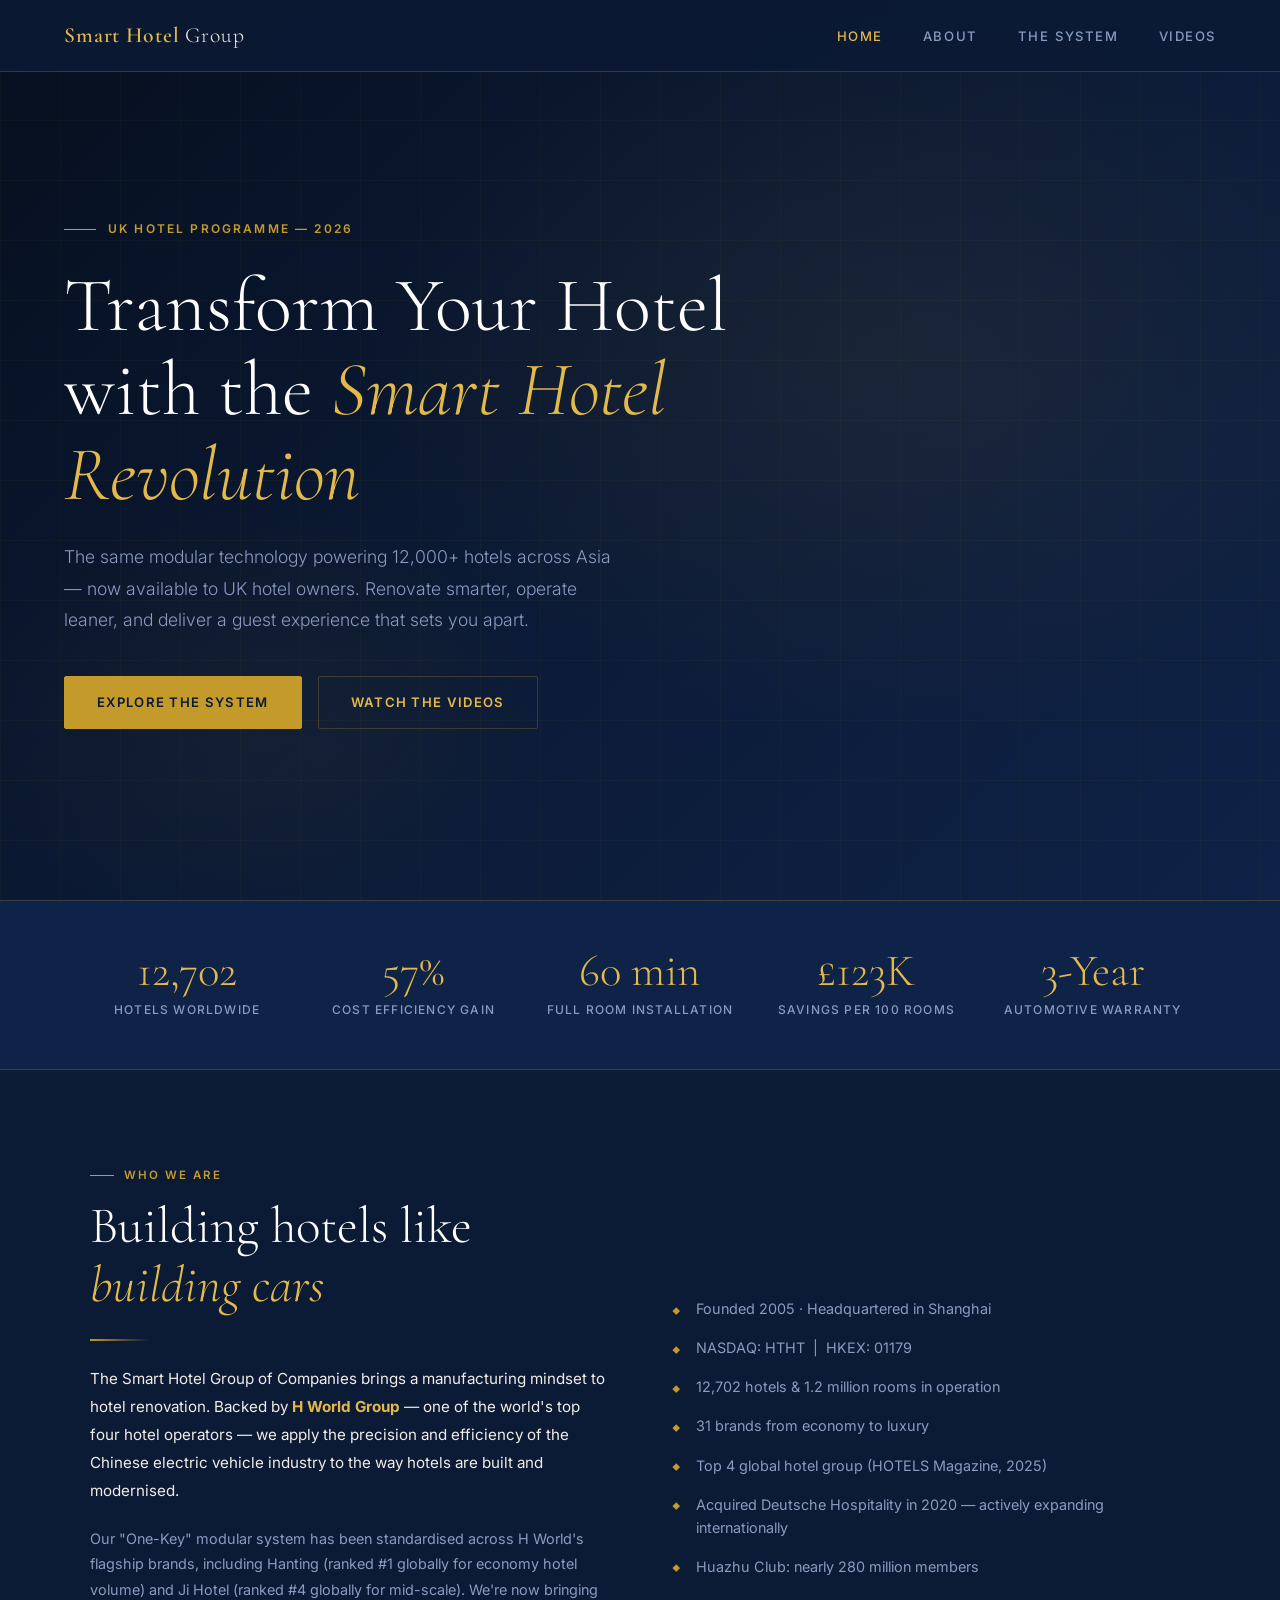
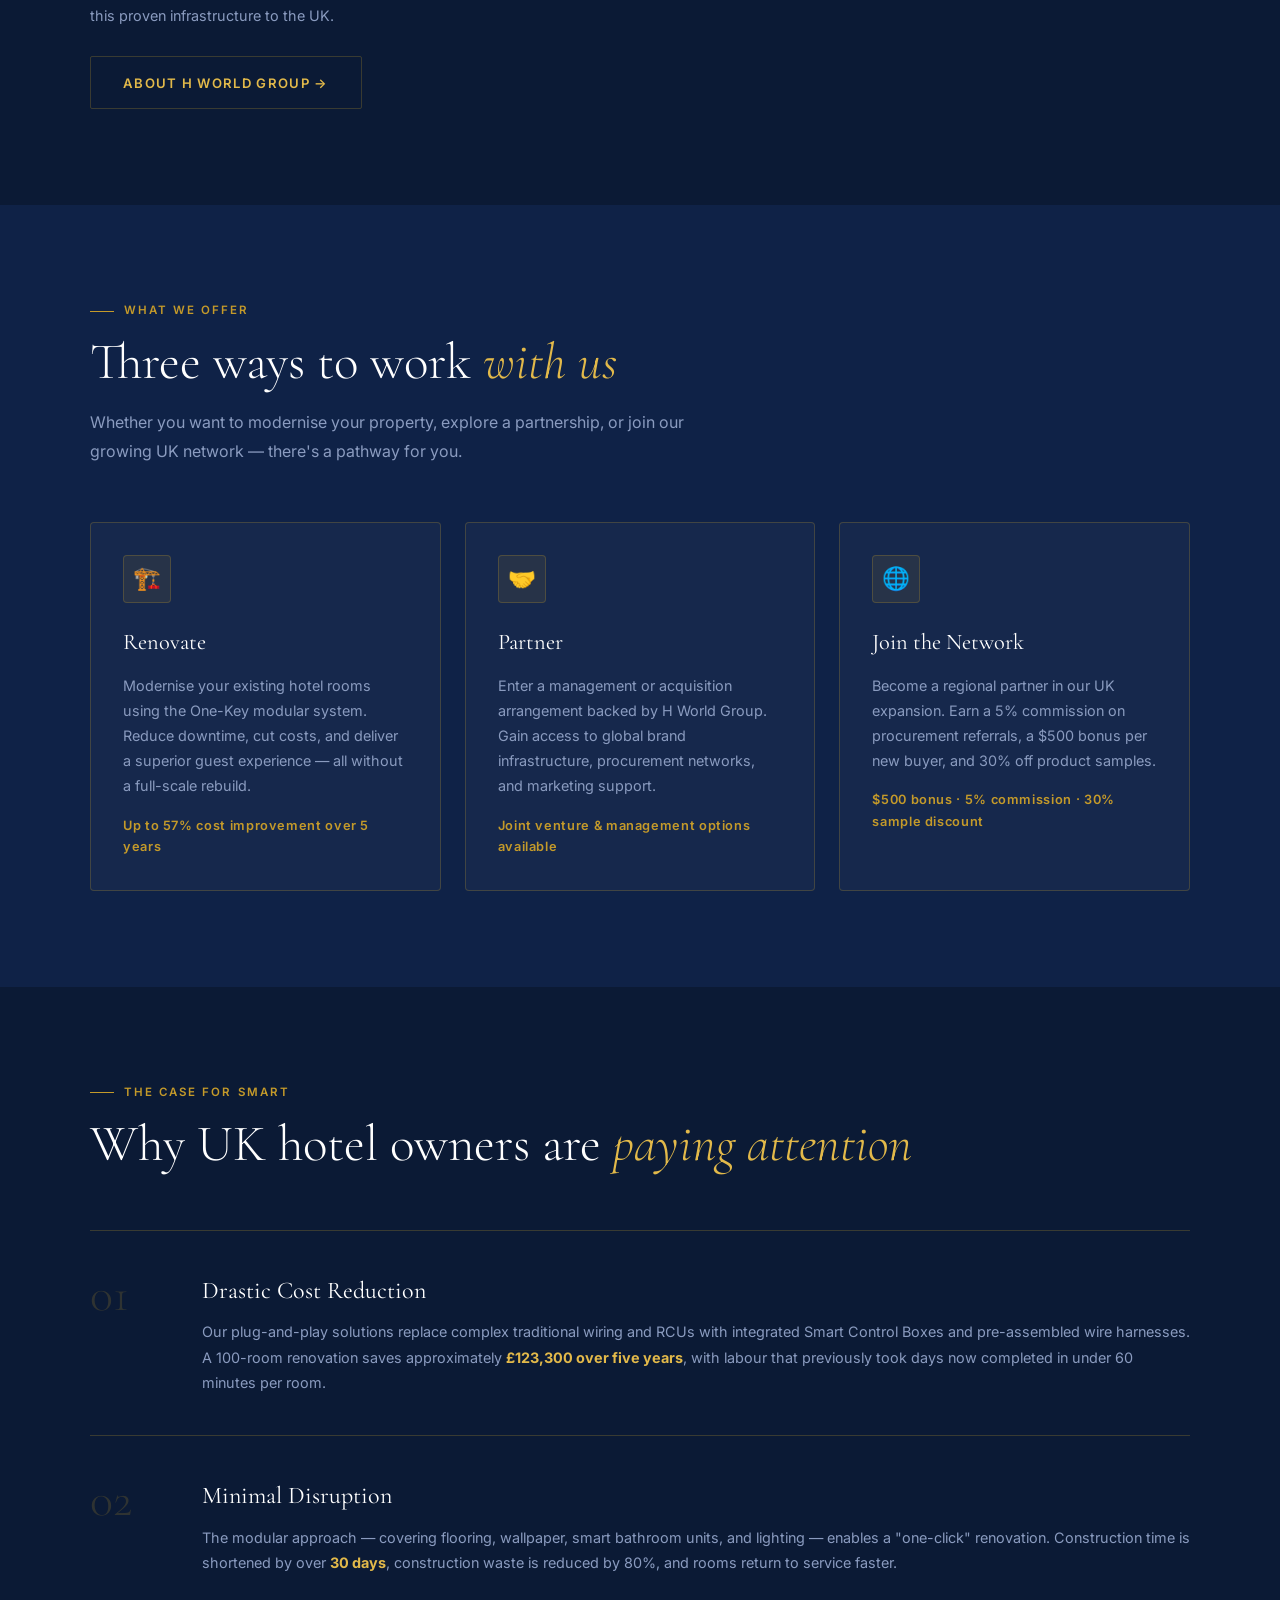
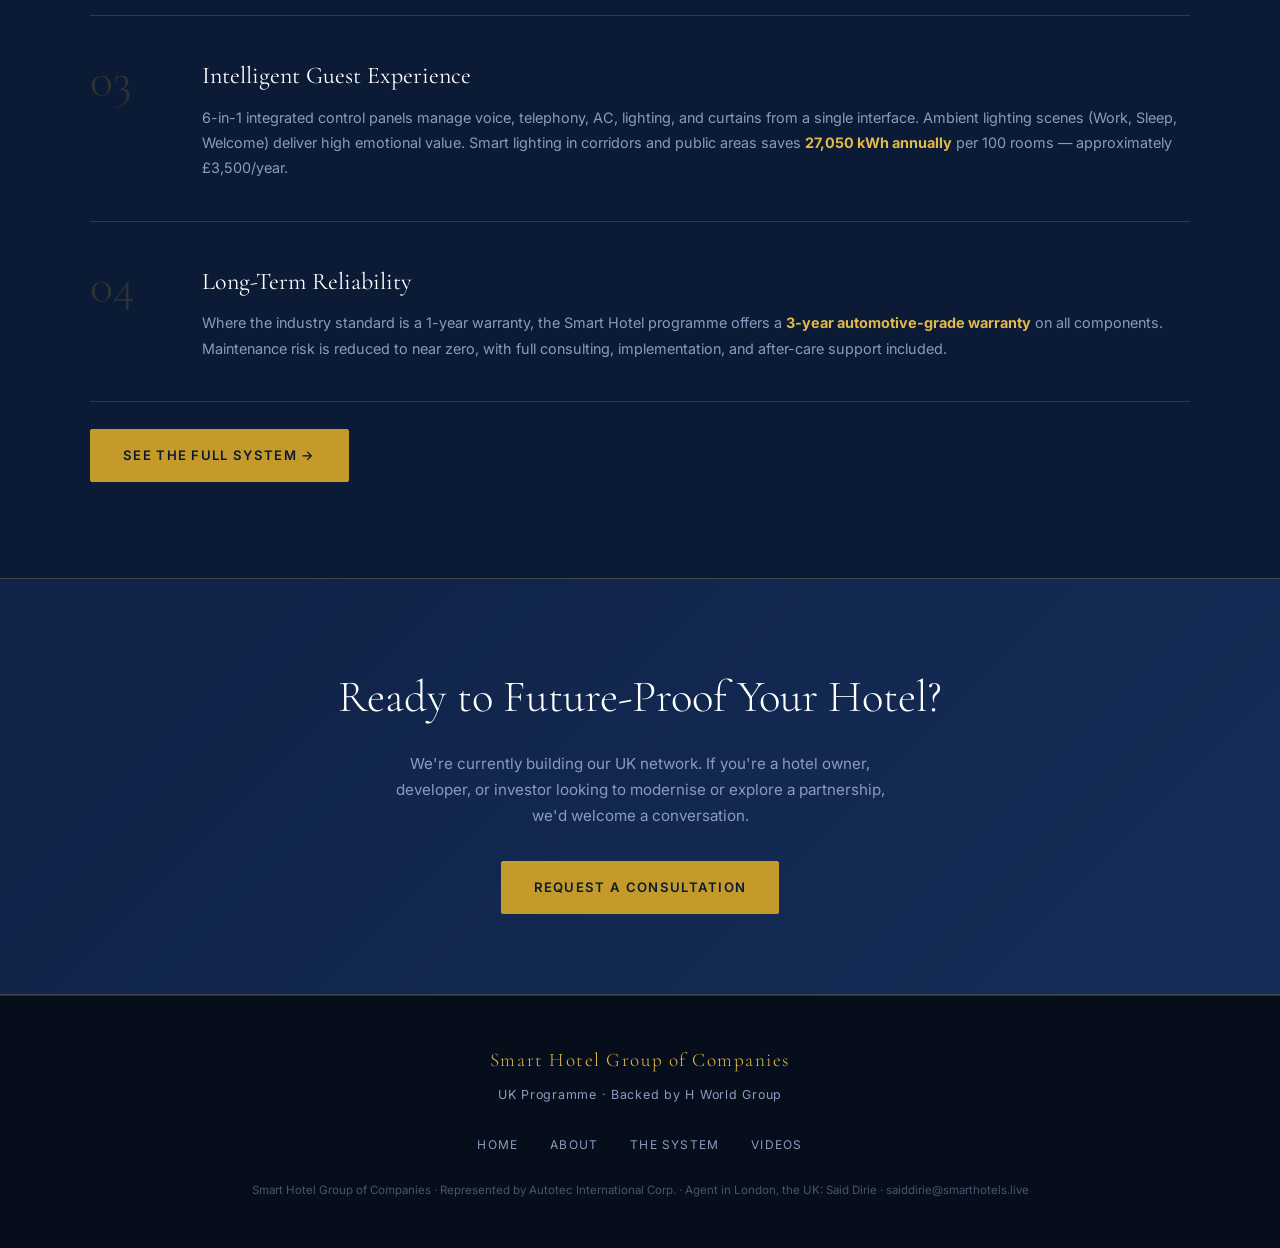
<file: index.html>
<!DOCTYPE html>
<html lang="en">
<head>
  <meta charset="UTF-8" />
  <meta name="viewport" content="width=device-width, initial-scale=1.0" />
  <title>Smart Hotel Group — UK Programme</title>
  <link rel="stylesheet" href="style.css" />
</head>
<body>

  <!-- NAVIGATION -->
  <nav>
    <a href="index.html" class="nav-logo">Smart Hotel <span>Group</span></a>
    <ul class="nav-links">
      <li><a href="index.html" class="active">Home</a></li>
      <li><a href="about.html">About</a></li>
      <li><a href="system.html">The System</a></li>
      <li><a href="videos.html">Videos</a></li>
    </ul>
  </nav>

  <!-- HERO -->
  <section class="hero">
    <div class="hero-grid"></div>
    <div class="hero-content">
      <div class="hero-eyebrow">UK Hotel Programme — 2026</div>
      <h1>
        Transform Your Hotel with the
        <em>Smart Hotel Revolution</em>
      </h1>
      <p class="hero-sub">
        The same modular technology powering 12,000+ hotels across Asia — now available to UK hotel owners. Renovate smarter, operate leaner, and deliver a guest experience that sets you apart.
      </p>
      <div class="hero-actions">
        <a href="system.html" class="btn btn-gold">Explore the System</a>
        <a href="videos.html" class="btn btn-outline">Watch the Videos</a>
      </div>
    </div>
  </section>

  <!-- STATS BAR -->
  <div class="stats-bar">
    <div class="stats-grid">
      <div class="stat-item">
        <div class="stat-number">12,702</div>
        <div class="stat-label">Hotels Worldwide</div>
      </div>
      <div class="stat-item">
        <div class="stat-number">57%</div>
        <div class="stat-label">Cost Efficiency Gain</div>
      </div>
      <div class="stat-item">
        <div class="stat-number">60 min</div>
        <div class="stat-label">Full Room Installation</div>
      </div>
      <div class="stat-item">
        <div class="stat-number">£123K</div>
        <div class="stat-label">Savings per 100 Rooms</div>
      </div>
      <div class="stat-item">
        <div class="stat-number">3-Year</div>
        <div class="stat-label">Automotive Warranty</div>
      </div>
    </div>
  </div>

  <!-- INTRO SECTION -->
  <section class="section">
    <div class="section-inner">
      <div class="two-col">
        <div>
          <div class="section-eyebrow">Who We Are</div>
          <h2>Building hotels like <em>building cars</em></h2>
          <div class="gold-divider"></div>
          <p style="color: var(--off-white); font-size: 0.95rem; line-height: 1.85; margin-bottom: 1.25rem;">
            The Smart Hotel Group of Companies brings a manufacturing mindset to hotel renovation. Backed by <strong style="color:var(--gold-light)">H World Group</strong> — one of the world's top four hotel operators — we apply the precision and efficiency of the Chinese electric vehicle industry to the way hotels are built and modernised.
          </p>
          <p style="color: var(--grey); font-size: 0.9rem; line-height: 1.8;">
            Our "One-Key" modular system has been standardised across H World's flagship brands, including Hanting (ranked #1 globally for economy hotel volume) and Ji Hotel (ranked #4 globally for mid-scale). We're now bringing this proven infrastructure to the UK.
          </p>
          <br />
          <a href="about.html" class="btn btn-outline">About H World Group →</a>
        </div>
        <div>
          <ul class="info-list">
            <li>Founded 2005 · Headquartered in Shanghai</li>
            <li>NASDAQ: HTHT &nbsp;|&nbsp; HKEX: 01179</li>
            <li>12,702 hotels &amp; 1.2 million rooms in operation</li>
            <li>31 brands from economy to luxury</li>
            <li>Top 4 global hotel group (HOTELS Magazine, 2025)</li>
            <li>Acquired Deutsche Hospitality in 2020 — actively expanding internationally</li>
            <li>Huazhu Club: nearly 280 million members</li>
          </ul>
        </div>
      </div>
    </div>
  </section>

  <!-- WHAT WE OFFER -->
  <section class="section section-alt">
    <div class="section-inner">
      <div class="section-header">
        <div class="section-eyebrow">What We Offer</div>
        <h2>Three ways to work <em>with us</em></h2>
        <p class="section-desc">Whether you want to modernise your property, explore a partnership, or join our growing UK network — there's a pathway for you.</p>
      </div>
      <div class="cards-grid">
        <div class="card">
          <div class="card-icon">🏗️</div>
          <h3>Renovate</h3>
          <p>Modernise your existing hotel rooms using the One-Key modular system. Reduce downtime, cut costs, and deliver a superior guest experience — all without a full-scale rebuild.</p>
          <div class="card-highlight">Up to 57% cost improvement over 5 years</div>
        </div>
        <div class="card">
          <div class="card-icon">🤝</div>
          <h3>Partner</h3>
          <p>Enter a management or acquisition arrangement backed by H World Group. Gain access to global brand infrastructure, procurement networks, and marketing support.</p>
          <div class="card-highlight">Joint venture &amp; management options available</div>
        </div>
        <div class="card">
          <div class="card-icon">🌐</div>
          <h3>Join the Network</h3>
          <p>Become a regional partner in our UK expansion. Earn a 5% commission on procurement referrals, a $500 bonus per new buyer, and 30% off product samples.</p>
          <div class="card-highlight">$500 bonus · 5% commission · 30% sample discount</div>
        </div>
      </div>
    </div>
  </section>

  <!-- WHY IT WORKS -->
  <section class="section">
    <div class="section-inner">
      <div class="section-header">
        <div class="section-eyebrow">The Case for Smart</div>
        <h2>Why UK hotel owners are <em>paying attention</em></h2>
      </div>
      <div class="feature-rows">
        <div class="feature-row">
          <div class="feature-number">01</div>
          <div>
            <h3>Drastic Cost Reduction</h3>
            <p>Our plug-and-play solutions replace complex traditional wiring and RCUs with integrated Smart Control Boxes and pre-assembled wire harnesses. A 100-room renovation saves approximately <strong style="color:var(--gold-light)">£123,300 over five years</strong>, with labour that previously took days now completed in under 60 minutes per room.</p>
          </div>
        </div>
        <div class="feature-row">
          <div class="feature-number">02</div>
          <div>
            <h3>Minimal Disruption</h3>
            <p>The modular approach — covering flooring, wallpaper, smart bathroom units, and lighting — enables a "one-click" renovation. Construction time is shortened by over <strong style="color:var(--gold-light)">30 days</strong>, construction waste is reduced by 80%, and rooms return to service faster.</p>
          </div>
        </div>
        <div class="feature-row">
          <div class="feature-number">03</div>
          <div>
            <h3>Intelligent Guest Experience</h3>
            <p>6-in-1 integrated control panels manage voice, telephony, AC, lighting, and curtains from a single interface. Ambient lighting scenes (Work, Sleep, Welcome) deliver high emotional value. Smart lighting in corridors and public areas saves <strong style="color:var(--gold-light)">27,050 kWh annually</strong> per 100 rooms — approximately £3,500/year.</p>
          </div>
        </div>
        <div class="feature-row">
          <div class="feature-number">04</div>
          <div>
            <h3>Long-Term Reliability</h3>
            <p>Where the industry standard is a 1-year warranty, the Smart Hotel programme offers a <strong style="color:var(--gold-light)">3-year automotive-grade warranty</strong> on all components. Maintenance risk is reduced to near zero, with full consulting, implementation, and after-care support included.</p>
          </div>
        </div>
      </div>
      <br />
      <a href="system.html" class="btn btn-gold">See the Full System →</a>
    </div>
  </section>

  <!-- CTA BAND -->
  <div class="cta-band">
    <h2>Ready to Future-Proof Your Hotel?</h2>
    <p>We're currently building our UK network. If you're a hotel owner, developer, or investor looking to modernise or explore a partnership, we'd welcome a conversation.</p>
    <a href="mailto:autotec@autotec.com.cn" class="btn btn-gold">Request a Consultation</a>
  </div>

  <!-- FOOTER -->
  <footer>
    <div class="footer-logo">Smart Hotel Group of Companies</div>
    <div class="footer-sub">UK Programme · Backed by H World Group</div>
    <ul class="footer-links">
      <li><a href="index.html">Home</a></li>
      <li><a href="about.html">About</a></li>
      <li><a href="system.html">The System</a></li>
      <li><a href="videos.html">Videos</a></li>
    </ul>
    <p class="footer-copy">Smart Hotel Group of Companies · Represented by Autotec International Corp. · Agent in London, the UK: Said Dirie · saiddirie@smarthotels.live</p>
  </footer>

</body>
</html>
</file>
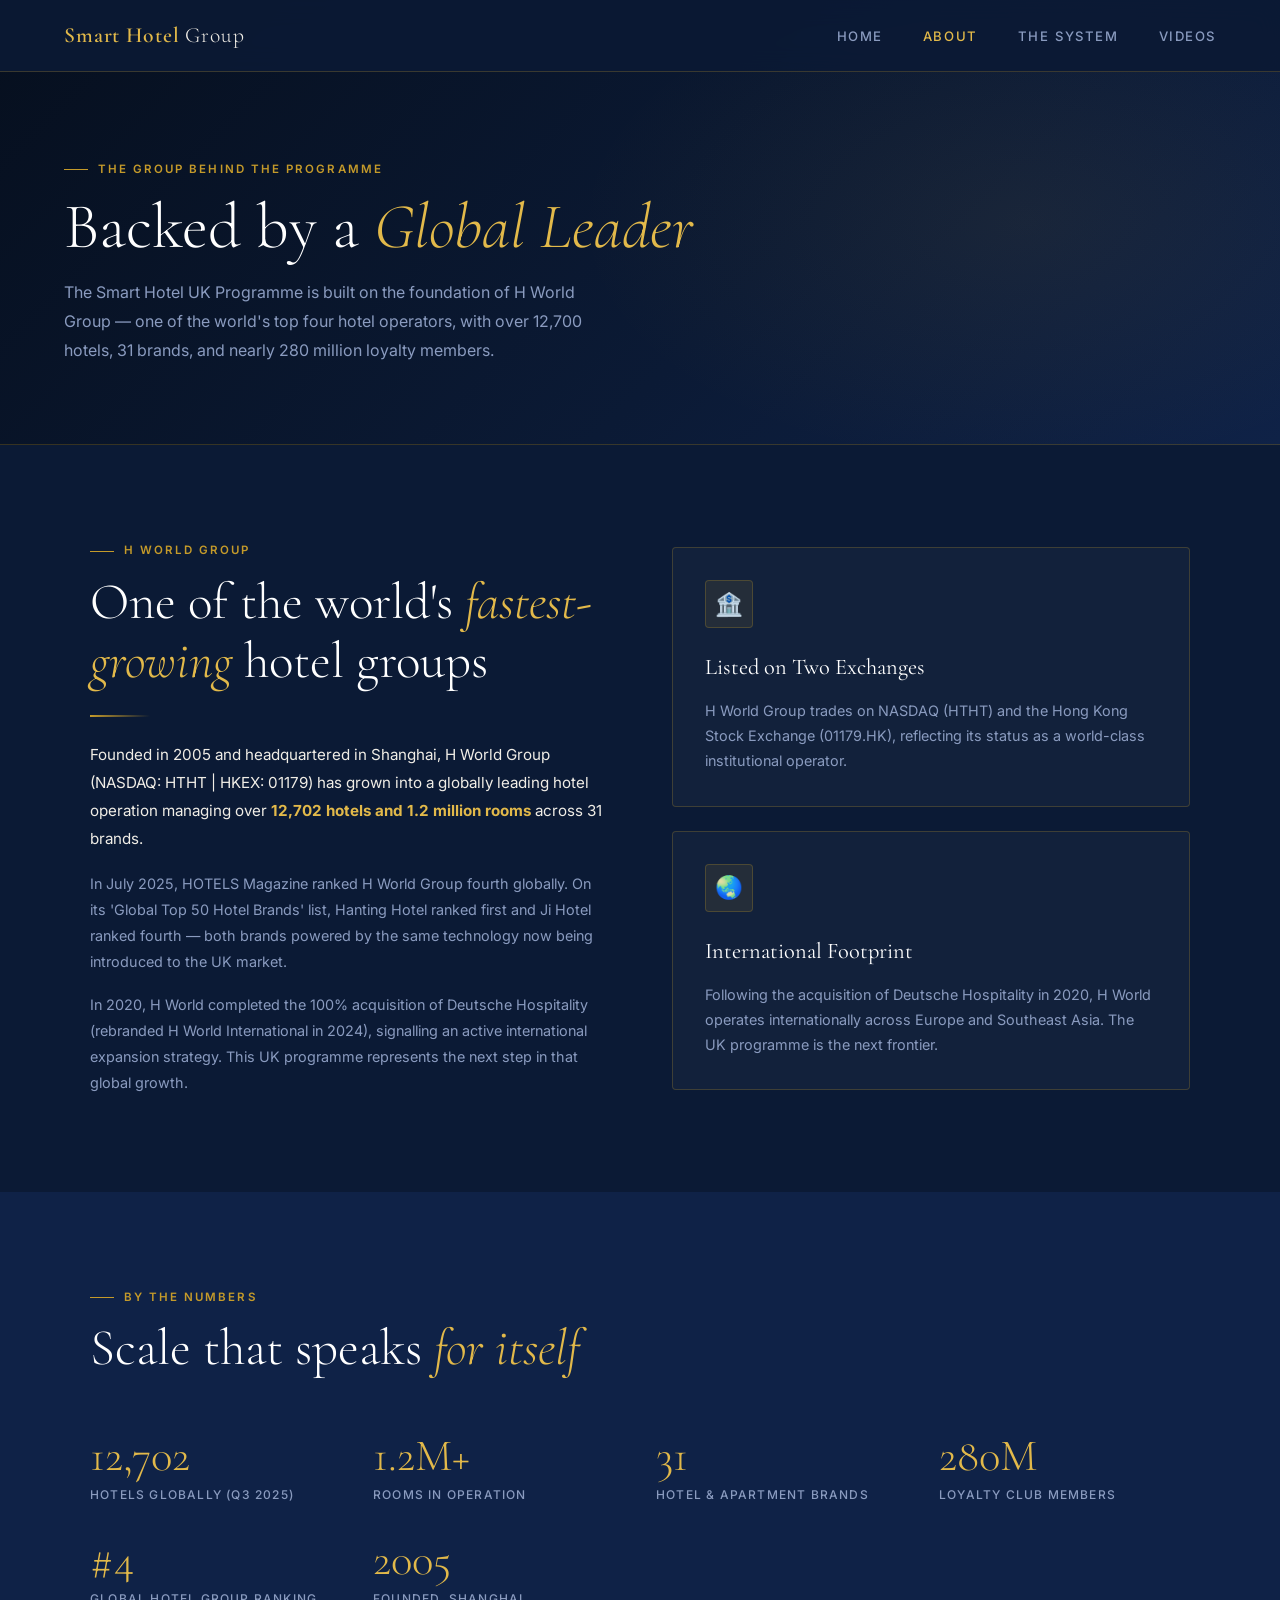
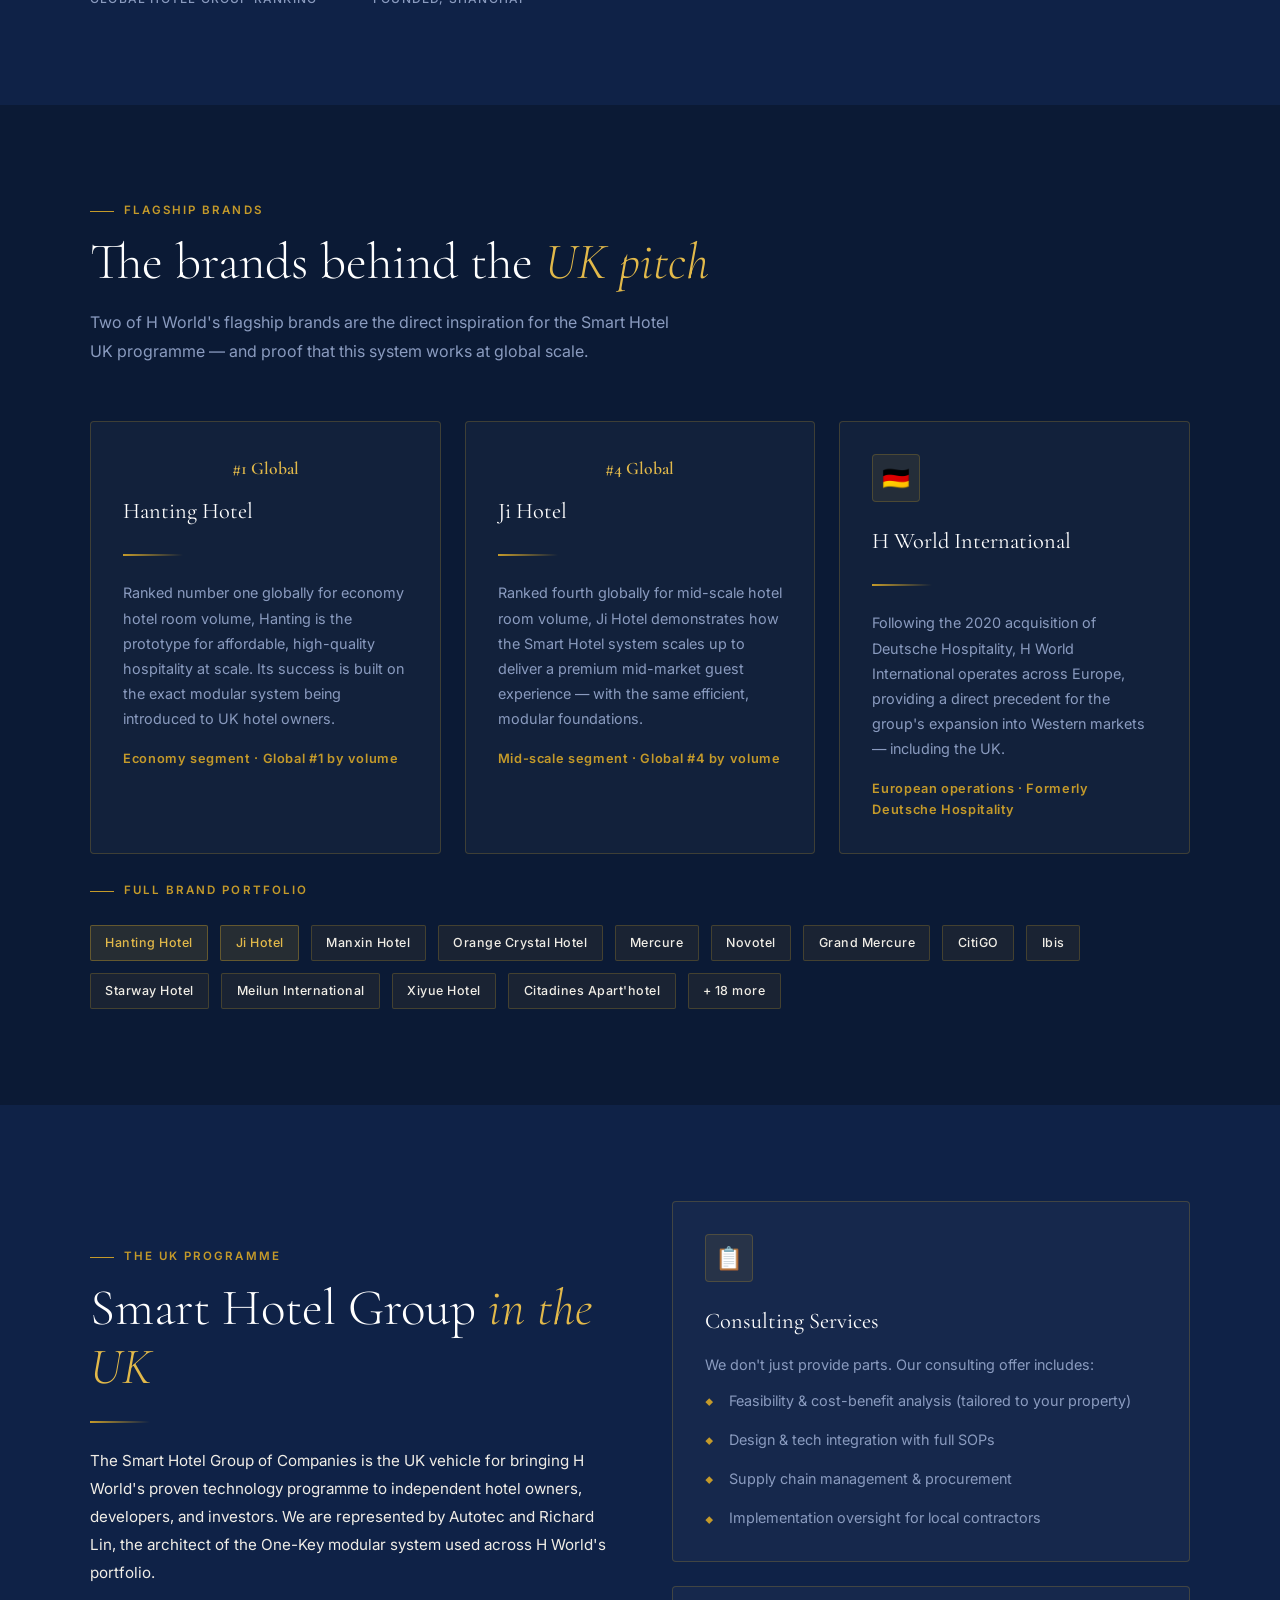
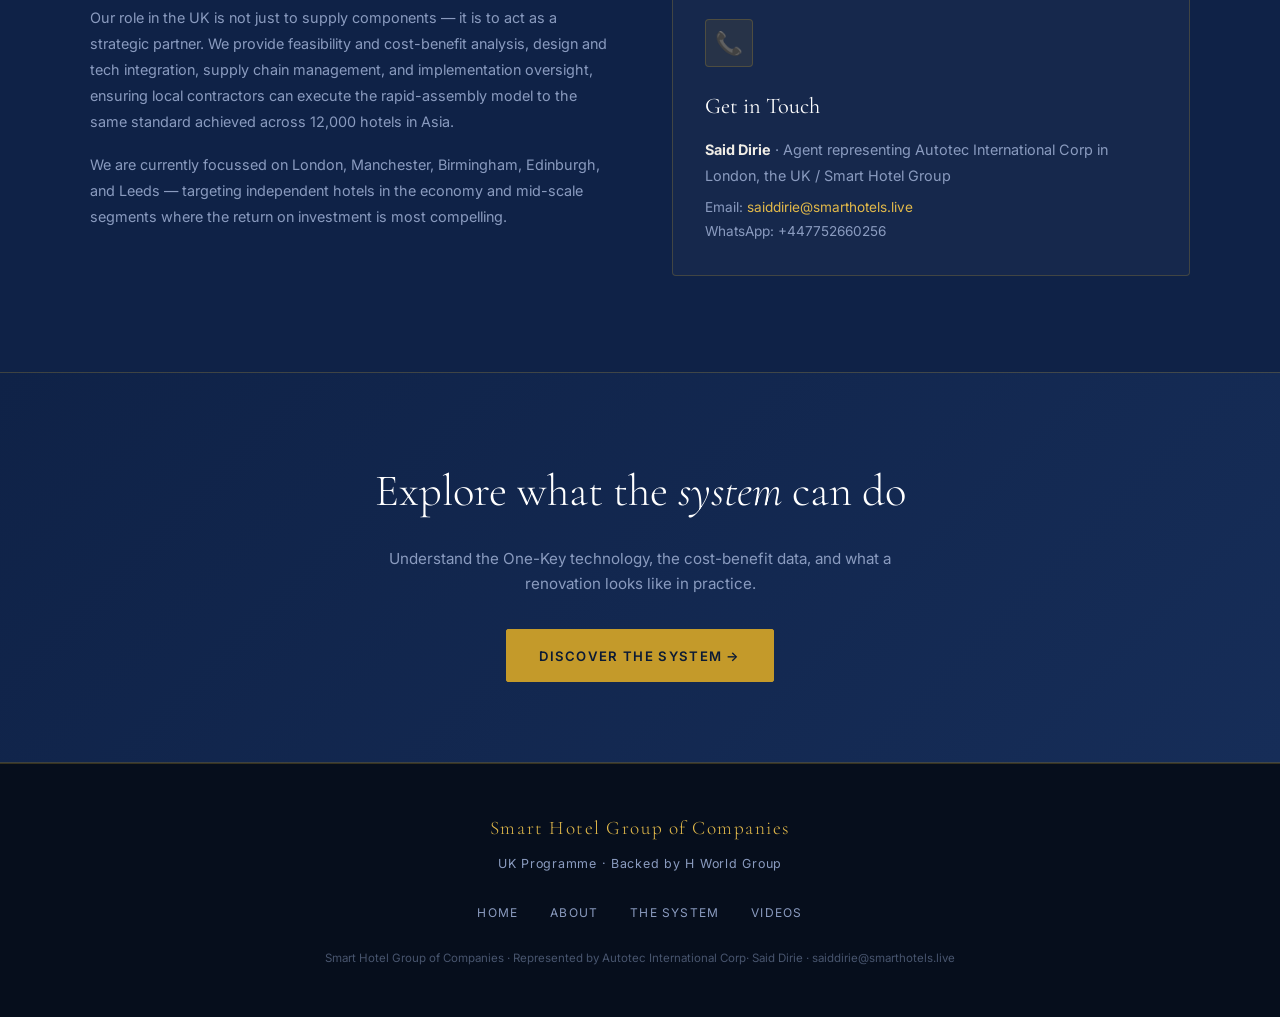
<file: about.html>
<!DOCTYPE html>
<html lang="en">
<head>
  <meta charset="UTF-8" />
  <meta name="viewport" content="width=device-width, initial-scale=1.0" />
  <title>About — Smart Hotel Group</title>
  <link rel="stylesheet" href="style.css" />
</head>
<body>

  <!-- NAVIGATION -->
  <nav>
    <a href="index.html" class="nav-logo">Smart Hotel <span>Group</span></a>
    <ul class="nav-links">
      <li><a href="index.html">Home</a></li>
      <li><a href="about.html" class="active">About</a></li>
      <li><a href="system.html">The System</a></li>
      <li><a href="videos.html">Videos</a></li>
    </ul>
  </nav>

  <!-- PAGE HEADER -->
  <header class="page-header">
    <div class="page-header-inner">
      <div class="section-eyebrow" style="margin-bottom:0.75rem">The Group Behind the Programme</div>
      <h1>Backed by a <em>Global Leader</em></h1>
      <p>
        The Smart Hotel UK Programme is built on the foundation of H World Group — one of the world's top four hotel operators, with over 12,700 hotels, 31 brands, and nearly 280 million loyalty members.
      </p>
    </div>
  </header>

  <!-- H WORLD OVERVIEW -->
  <section class="section">
    <div class="section-inner">
      <div class="two-col">
        <div>
          <div class="section-eyebrow">H World Group</div>
          <h2>One of the world's <em>fastest-growing</em> hotel groups</h2>
          <div class="gold-divider"></div>
          <p style="color:var(--off-white); font-size:0.95rem; line-height:1.85; margin-bottom:1.1rem;">
            Founded in 2005 and headquartered in Shanghai, H World Group (NASDAQ: HTHT | HKEX: 01179) has grown into a globally leading hotel operation managing over <strong style="color:var(--gold-light)">12,702 hotels and 1.2 million rooms</strong> across 31 brands.
          </p>
          <p style="color:var(--grey); font-size:0.9rem; line-height:1.8; margin-bottom:1.1rem;">
            In July 2025, HOTELS Magazine ranked H World Group fourth globally. On its 'Global Top 50 Hotel Brands' list, Hanting Hotel ranked first and Ji Hotel ranked fourth — both brands powered by the same technology now being introduced to the UK market.
          </p>
          <p style="color:var(--grey); font-size:0.9rem; line-height:1.8;">
            In 2020, H World completed the 100% acquisition of Deutsche Hospitality (rebranded H World International in 2024), signalling an active international expansion strategy. This UK programme represents the next step in that global growth.
          </p>
        </div>
        <div>
          <div class="card" style="margin-bottom:1.5rem">
            <div class="card-icon">🏦</div>
            <h3>Listed on Two Exchanges</h3>
            <p>H World Group trades on NASDAQ (HTHT) and the Hong Kong Stock Exchange (01179.HK), reflecting its status as a world-class institutional operator.</p>
          </div>
          <div class="card">
            <div class="card-icon">🌏</div>
            <h3>International Footprint</h3>
            <p>Following the acquisition of Deutsche Hospitality in 2020, H World operates internationally across Europe and Southeast Asia. The UK programme is the next frontier.</p>
          </div>
        </div>
      </div>
    </div>
  </section>

  <!-- KEY STATS -->
  <section class="section section-alt">
    <div class="section-inner">
      <div class="section-header">
        <div class="section-eyebrow">By the Numbers</div>
        <h2>Scale that speaks <em>for itself</em></h2>
      </div>
      <div class="stats-grid" style="max-width:100%; text-align:left; grid-template-columns: repeat(auto-fit, minmax(200px, 1fr))">
        <div class="stat-item">
          <div class="stat-number">12,702</div>
          <div class="stat-label">Hotels Globally (Q3 2025)</div>
        </div>
        <div class="stat-item">
          <div class="stat-number">1.2M+</div>
          <div class="stat-label">Rooms in Operation</div>
        </div>
        <div class="stat-item">
          <div class="stat-number">31</div>
          <div class="stat-label">Hotel &amp; Apartment Brands</div>
        </div>
        <div class="stat-item">
          <div class="stat-number">280M</div>
          <div class="stat-label">Loyalty Club Members</div>
        </div>
        <div class="stat-item">
          <div class="stat-number">#4</div>
          <div class="stat-label">Global Hotel Group Ranking</div>
        </div>
        <div class="stat-item">
          <div class="stat-number">2005</div>
          <div class="stat-label">Founded, Shanghai</div>
        </div>
      </div>
    </div>
  </section>

  <!-- FLAGSHIP BRANDS -->
  <section class="section">
    <div class="section-inner">
      <div class="section-header">
        <div class="section-eyebrow">Flagship Brands</div>
        <h2>The brands behind the <em>UK pitch</em></h2>
        <p class="section-desc">Two of H World's flagship brands are the direct inspiration for the Smart Hotel UK programme — and proof that this system works at global scale.</p>
      </div>
      <div class="cards-grid">
        <div class="card">
          <div class="card-icon" style="font-size:1.1rem; font-weight:600; font-family:var(--font-heading); color:var(--gold-light); background:transparent; border:none; padding:0; width:auto; height:auto; margin-bottom:0.5rem;">#1 Global</div>
          <h3>Hanting Hotel</h3>
          <div class="gold-divider"></div>
          <p>Ranked number one globally for economy hotel room volume, Hanting is the prototype for affordable, high-quality hospitality at scale. Its success is built on the exact modular system being introduced to UK hotel owners.</p>
          <div class="card-highlight">Economy segment · Global #1 by volume</div>
        </div>
        <div class="card">
          <div class="card-icon" style="font-size:1.1rem; font-weight:600; font-family:var(--font-heading); color:var(--gold-light); background:transparent; border:none; padding:0; width:auto; height:auto; margin-bottom:0.5rem;">#4 Global</div>
          <h3>Ji Hotel</h3>
          <div class="gold-divider"></div>
          <p>Ranked fourth globally for mid-scale hotel room volume, Ji Hotel demonstrates how the Smart Hotel system scales up to deliver a premium mid-market guest experience — with the same efficient, modular foundations.</p>
          <div class="card-highlight">Mid-scale segment · Global #4 by volume</div>
        </div>
        <div class="card">
          <div class="card-icon">🇩🇪</div>
          <h3>H World International</h3>
          <div class="gold-divider"></div>
          <p>Following the 2020 acquisition of Deutsche Hospitality, H World International operates across Europe, providing a direct precedent for the group's expansion into Western markets — including the UK.</p>
          <div class="card-highlight">European operations · Formerly Deutsche Hospitality</div>
        </div>
      </div>

      <br />
      <div class="section-eyebrow" style="margin-bottom:1rem">Full Brand Portfolio</div>
      <div class="brand-pills">
        <span class="brand-pill gold">Hanting Hotel</span>
        <span class="brand-pill gold">Ji Hotel</span>
        <span class="brand-pill">Manxin Hotel</span>
        <span class="brand-pill">Orange Crystal Hotel</span>
        <span class="brand-pill">Mercure</span>
        <span class="brand-pill">Novotel</span>
        <span class="brand-pill">Grand Mercure</span>
        <span class="brand-pill">CitiGO</span>
        <span class="brand-pill">Ibis</span>
        <span class="brand-pill">Starway Hotel</span>
        <span class="brand-pill">Meilun International</span>
        <span class="brand-pill">Xiyue Hotel</span>
        <span class="brand-pill">Citadines Apart'hotel</span>
        <span class="brand-pill">+ 18 more</span>
      </div>
    </div>
  </section>

  <!-- SMART HOTEL GROUP UK -->
  <section class="section section-alt">
    <div class="section-inner">
      <div class="two-col">
        <div>
          <div class="section-eyebrow">The UK Programme</div>
          <h2>Smart Hotel Group <em>in the UK</em></h2>
          <div class="gold-divider"></div>
          <p style="color:var(--off-white); font-size:0.95rem; line-height:1.85; margin-bottom:1.1rem;">
            The Smart Hotel Group of Companies is the UK vehicle for bringing H World's proven technology programme to independent hotel owners, developers, and investors. We are represented by Autotec and Richard Lin, the architect of the One-Key modular system used across H World's portfolio.
          </p>
          <p style="color:var(--grey); font-size:0.9rem; line-height:1.8; margin-bottom:1.1rem;">
            Our role in the UK is not just to supply components — it is to act as a strategic partner. We provide feasibility and cost-benefit analysis, design and tech integration, supply chain management, and implementation oversight, ensuring local contractors can execute the rapid-assembly model to the same standard achieved across 12,000 hotels in Asia.
          </p>
          <p style="color:var(--grey); font-size:0.9rem; line-height:1.8;">
            We are currently focussed on London, Manchester, Birmingham, Edinburgh, and Leeds — targeting independent hotels in the economy and mid-scale segments where the return on investment is most compelling.
          </p>
        </div>
        <div>
          <div class="card" style="margin-bottom:1.5rem">
            <div class="card-icon">📋</div>
            <h3>Consulting Services</h3>
            <p style="margin-bottom:0.75rem">We don't just provide parts. Our consulting offer includes:</p>
            <ul class="info-list">
              <li>Feasibility &amp; cost-benefit analysis (tailored to your property)</li>
              <li>Design &amp; tech integration with full SOPs</li>
              <li>Supply chain management &amp; procurement</li>
              <li>Implementation oversight for local contractors</li>
            </ul>
          </div>
          <div class="card">
            <div class="card-icon">📞</div>
            <h3>Get in Touch</h3>
            <p><strong style="color:var(--off-white)">Said Dirie</strong> · Agent representing Autotec International Corp in London, the UK / Smart Hotel Group</p>
            <p style="margin-top:0.5rem; font-size:0.85rem; color:var(--grey)">
              Email: <a href="mailto:saiddirie@smarthotels.live">saiddirie@smarthotels.live</a><br />
              WhatsApp: +447752660256<br />
            
            </p>
          </div>
        </div>
      </div>
    </div>
  </section>

  <!-- CTA -->
  <div class="cta-band">
    <h2>Explore what the <em>system</em> can do</h2>
    <p>Understand the One-Key technology, the cost-benefit data, and what a renovation looks like in practice.</p>
    <a href="system.html" class="btn btn-gold">Discover the System →</a>
  </div>

  <!-- FOOTER -->
  <footer>
    <div class="footer-logo">Smart Hotel Group of Companies</div>
    <div class="footer-sub">UK Programme · Backed by H World Group</div>
    <ul class="footer-links">
      <li><a href="index.html">Home</a></li>
      <li><a href="about.html">About</a></li>
      <li><a href="system.html">The System</a></li>
      <li><a href="videos.html">Videos</a></li>
    </ul>
    <p class="footer-copy">Smart Hotel Group of Companies · Represented by Autotec International Corp· Said Dirie · saiddirie@smarthotels.live</p>
  </footer>

</body>
</html>
</file>
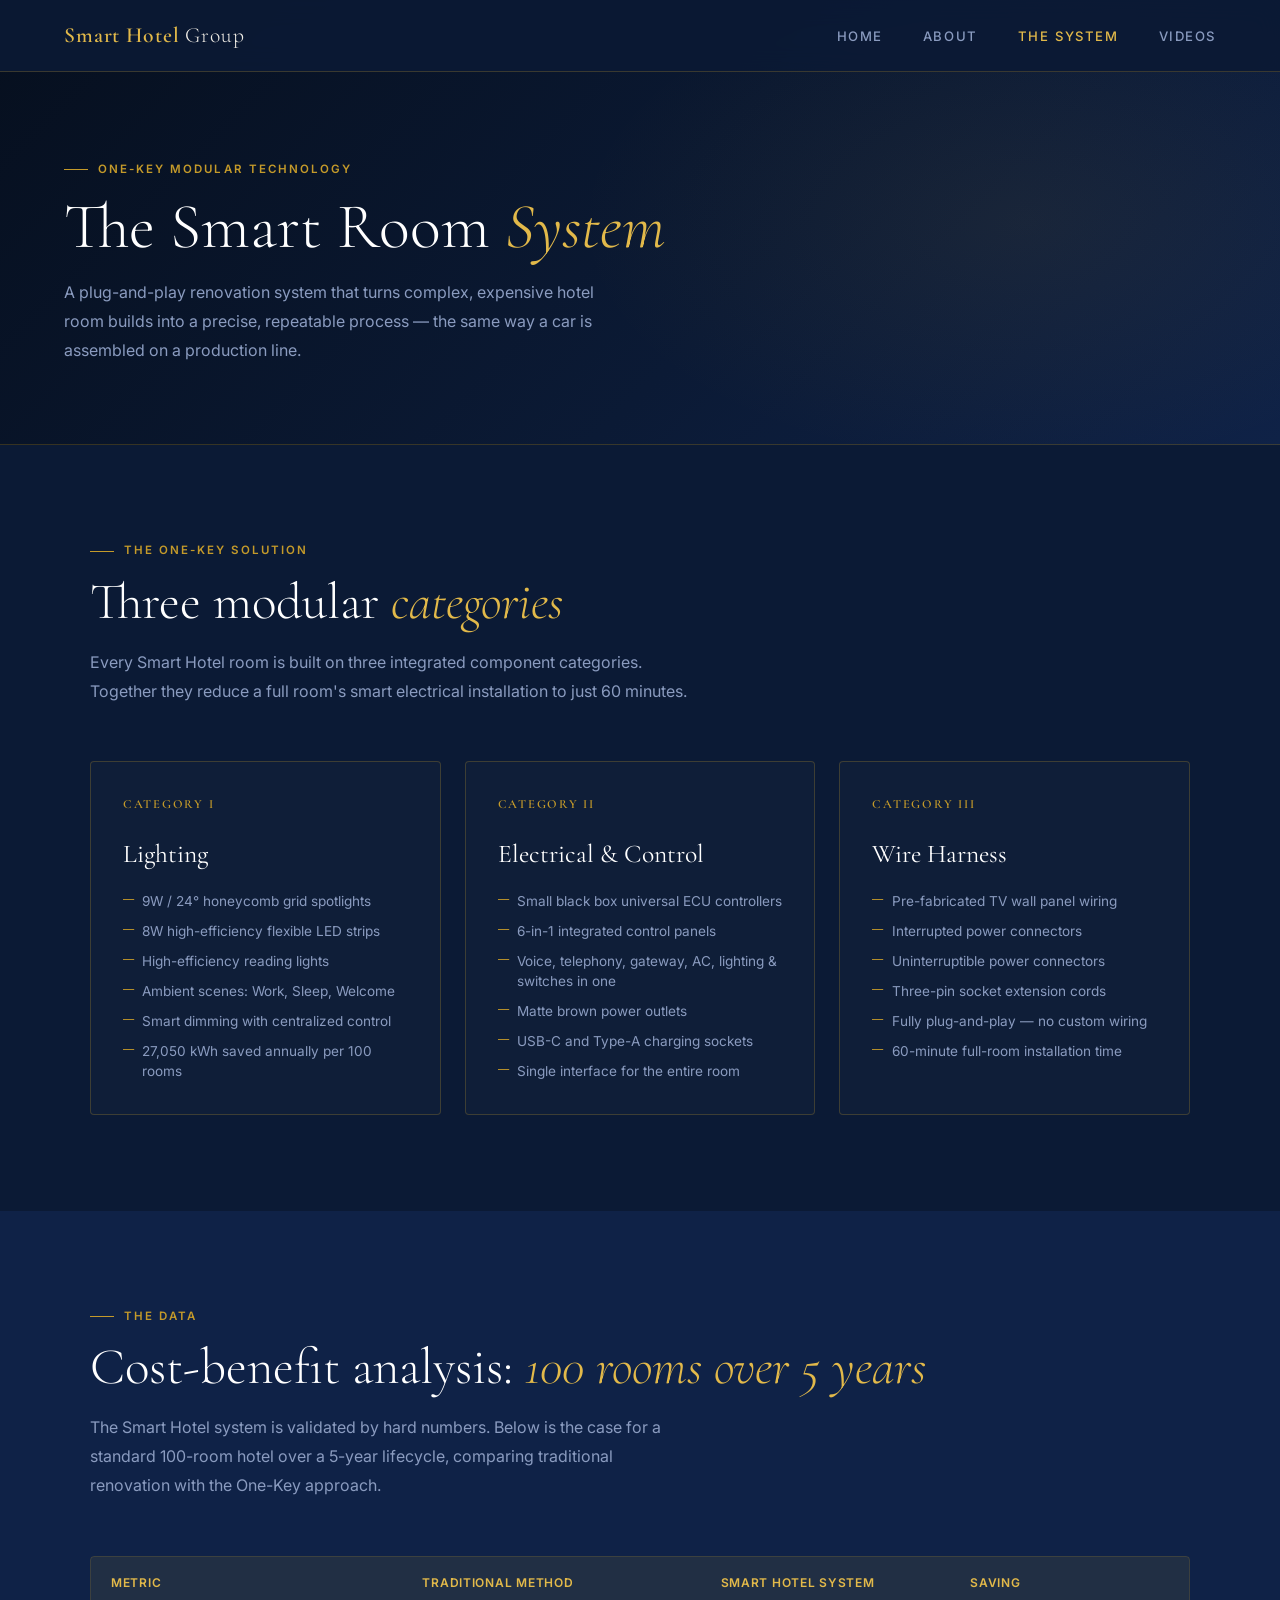
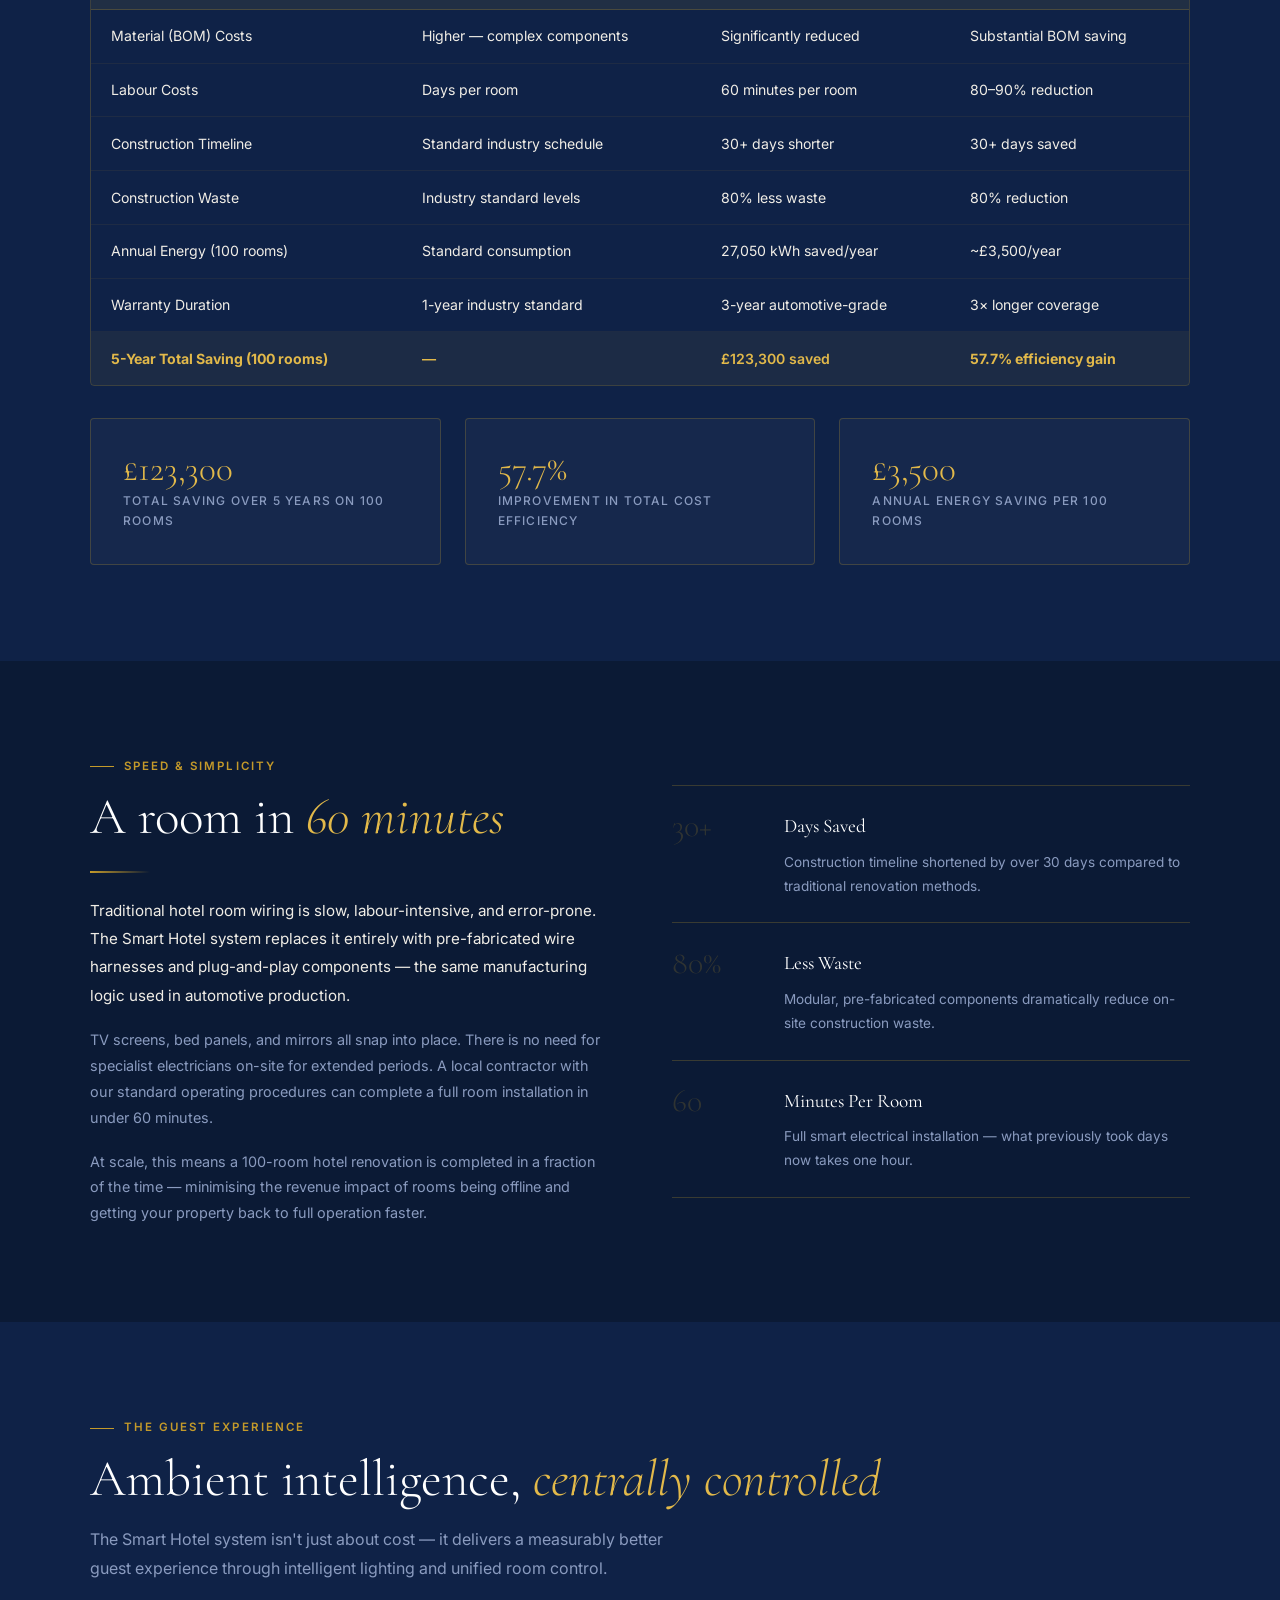
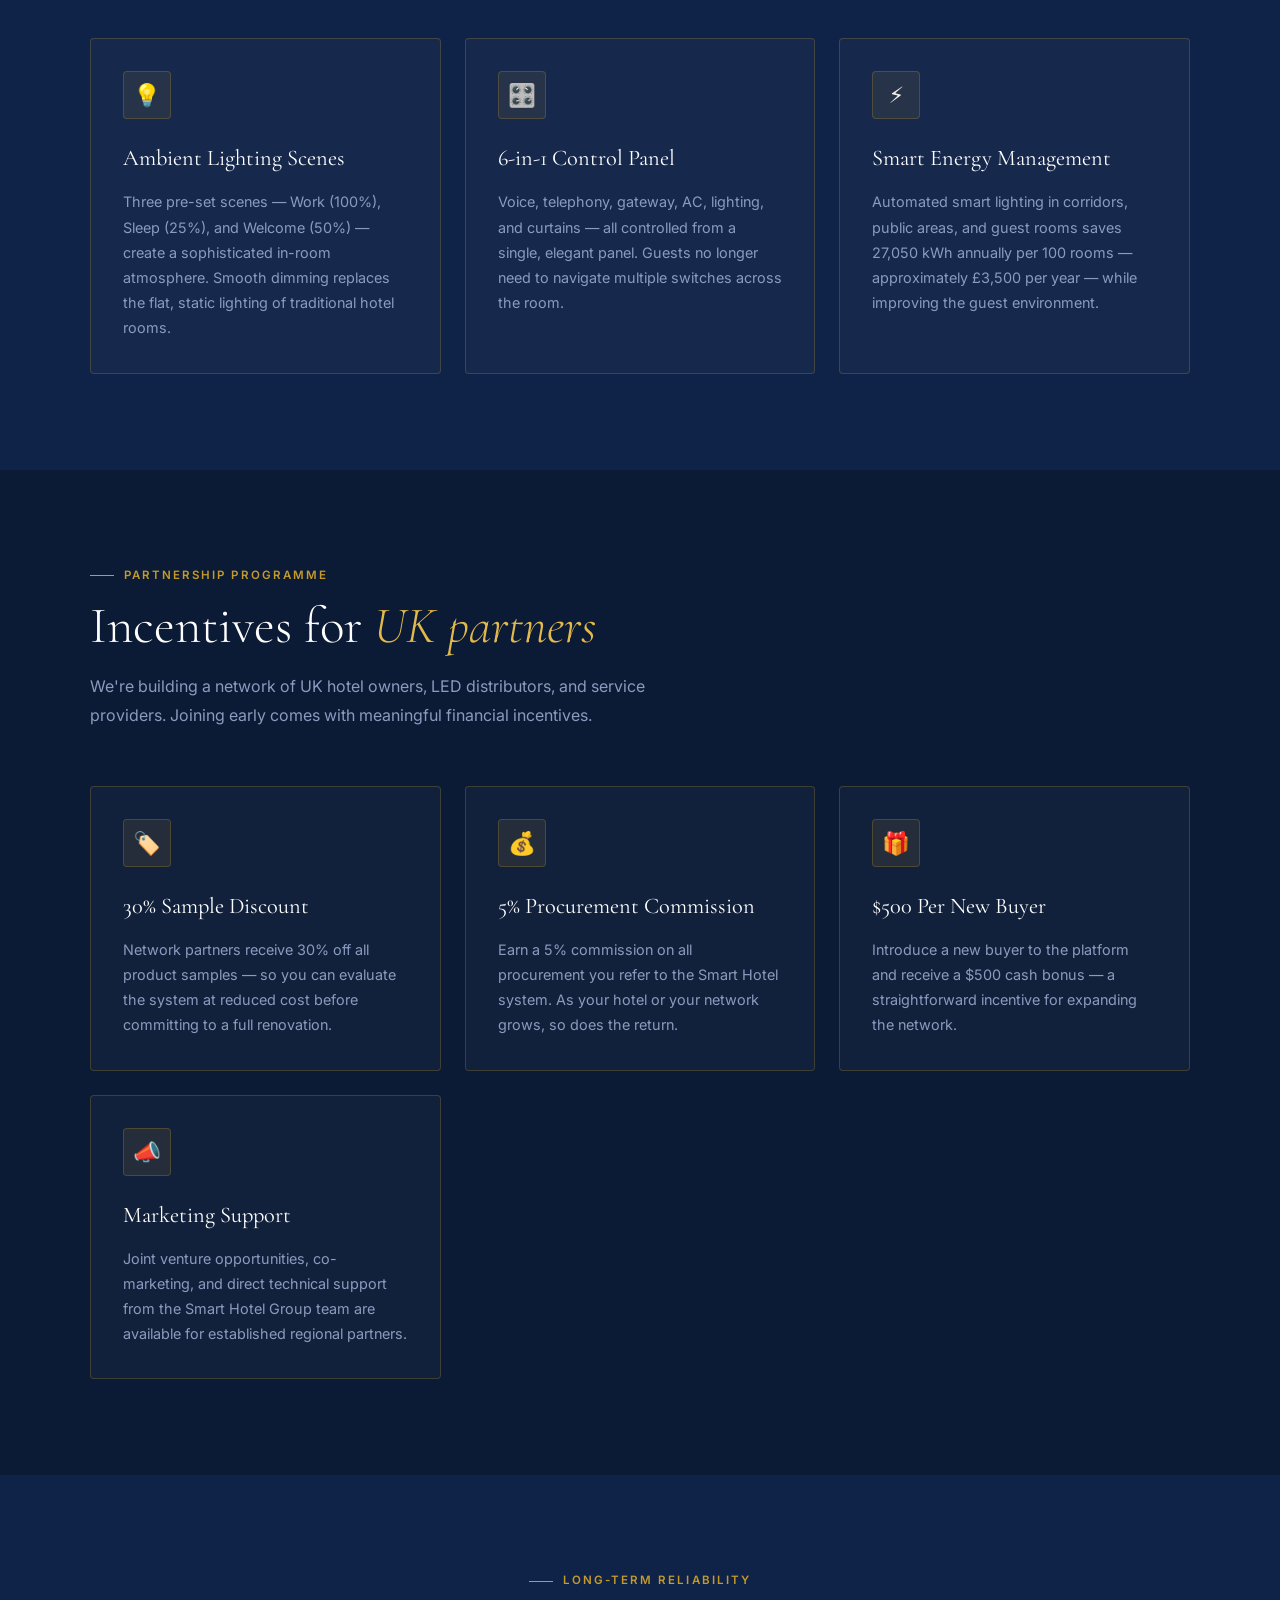
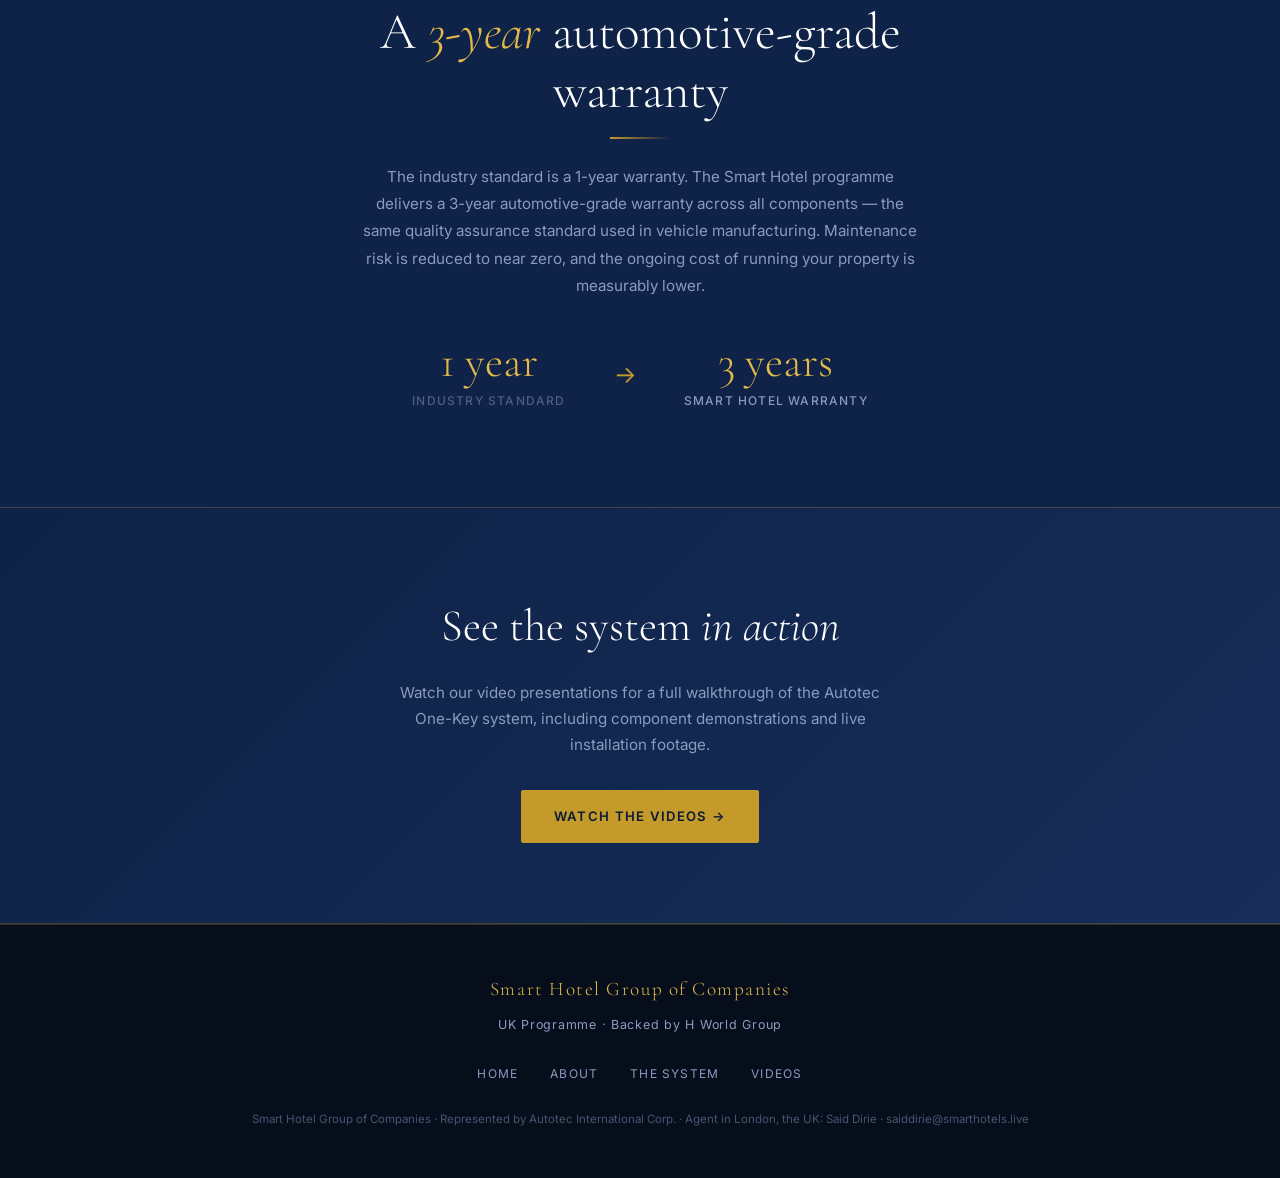
<file: system.html>
<!DOCTYPE html>
<html lang="en">
<head>
  <meta charset="UTF-8" />
  <meta name="viewport" content="width=device-width, initial-scale=1.0" />
  <title>The System — Smart Hotel Group</title>
  <link rel="stylesheet" href="style.css" />
</head>
<body>

  <!-- NAVIGATION -->
  <nav>
    <a href="index.html" class="nav-logo">Smart Hotel <span>Group</span></a>
    <ul class="nav-links">
      <li><a href="index.html">Home</a></li>
      <li><a href="about.html">About</a></li>
      <li><a href="system.html" class="active">The System</a></li>
      <li><a href="videos.html">Videos</a></li>
    </ul>
  </nav>

  <!-- PAGE HEADER -->
  <header class="page-header">
    <div class="page-header-inner">
      <div class="section-eyebrow" style="margin-bottom:0.75rem">One-Key Modular Technology</div>
      <h1>The Smart Room <em>System</em></h1>
      <p>
        A plug-and-play renovation system that turns complex, expensive hotel room builds into a precise, repeatable process — the same way a car is assembled on a production line.
      </p>
    </div>
  </header>

  <!-- THREE PILLARS -->
  <section class="section">
    <div class="section-inner">
      <div class="section-header">
        <div class="section-eyebrow">The One-Key Solution</div>
        <h2>Three modular <em>categories</em></h2>
        <p class="section-desc">Every Smart Hotel room is built on three integrated component categories. Together they reduce a full room's smart electrical installation to just 60 minutes.</p>
      </div>
      <div class="pillar-grid">
        <div class="pillar-card">
          <div class="pillar-card-num">Category I</div>
          <h3>Lighting</h3>
          <ul>
            <li>9W / 24° honeycomb grid spotlights</li>
            <li>8W high-efficiency flexible LED strips</li>
            <li>High-efficiency reading lights</li>
            <li>Ambient scenes: Work, Sleep, Welcome</li>
            <li>Smart dimming with centralized control</li>
            <li>27,050 kWh saved annually per 100 rooms</li>
          </ul>
        </div>
        <div class="pillar-card">
          <div class="pillar-card-num">Category II</div>
          <h3>Electrical &amp; Control</h3>
          <ul>
            <li>Small black box universal ECU controllers</li>
            <li>6-in-1 integrated control panels</li>
            <li>Voice, telephony, gateway, AC, lighting &amp; switches in one</li>
            <li>Matte brown power outlets</li>
            <li>USB-C and Type-A charging sockets</li>
            <li>Single interface for the entire room</li>
          </ul>
        </div>
        <div class="pillar-card">
          <div class="pillar-card-num">Category III</div>
          <h3>Wire Harness</h3>
          <ul>
            <li>Pre-fabricated TV wall panel wiring</li>
            <li>Interrupted power connectors</li>
            <li>Uninterruptible power connectors</li>
            <li>Three-pin socket extension cords</li>
            <li>Fully plug-and-play — no custom wiring</li>
            <li>60-minute full-room installation time</li>
          </ul>
        </div>
      </div>
    </div>
  </section>

  <!-- COST BENEFIT -->
  <section class="section section-alt">
    <div class="section-inner">
      <div class="section-header">
        <div class="section-eyebrow">The Data</div>
        <h2>Cost-benefit analysis: <em>100 rooms over 5 years</em></h2>
        <p class="section-desc">The Smart Hotel system is validated by hard numbers. Below is the case for a standard 100-room hotel over a 5-year lifecycle, comparing traditional renovation with the One-Key approach.</p>
      </div>

      <div class="data-table-wrap">
        <table class="data-table">
          <thead>
            <tr>
              <th>Metric</th>
              <th>Traditional Method</th>
              <th>Smart Hotel System</th>
              <th>Saving</th>
            </tr>
          </thead>
          <tbody>
            <tr>
              <td>Material (BOM) Costs</td>
              <td>Higher — complex components</td>
              <td>Significantly reduced</td>
              <td>Substantial BOM saving</td>
            </tr>
            <tr>
              <td>Labour Costs</td>
              <td>Days per room</td>
              <td>60 minutes per room</td>
              <td>80–90% reduction</td>
            </tr>
            <tr>
              <td>Construction Timeline</td>
              <td>Standard industry schedule</td>
              <td>30+ days shorter</td>
              <td>30+ days saved</td>
            </tr>
            <tr>
              <td>Construction Waste</td>
              <td>Industry standard levels</td>
              <td>80% less waste</td>
              <td>80% reduction</td>
            </tr>
            <tr>
              <td>Annual Energy (100 rooms)</td>
              <td>Standard consumption</td>
              <td>27,050 kWh saved/year</td>
              <td>~£3,500/year</td>
            </tr>
            <tr>
              <td>Warranty Duration</td>
              <td>1-year industry standard</td>
              <td>3-year automotive-grade</td>
              <td>3× longer coverage</td>
            </tr>
            <tr class="highlight-row">
              <td><strong>5-Year Total Saving (100 rooms)</strong></td>
              <td>—</td>
              <td>£123,300 saved</td>
              <td><strong>57.7% efficiency gain</strong></td>
            </tr>
          </tbody>
        </table>
      </div>

      <div style="margin-top: 2rem; display: flex; gap: 1.5rem; flex-wrap: wrap;">
        <div class="card" style="flex:1; min-width:220px">
          <div class="stat-number" style="font-size:2.2rem; margin-bottom:0.3rem">£123,300</div>
          <div class="stat-label">Total saving over 5 years on 100 rooms</div>
        </div>
        <div class="card" style="flex:1; min-width:220px">
          <div class="stat-number" style="font-size:2.2rem; margin-bottom:0.3rem">57.7%</div>
          <div class="stat-label">Improvement in total cost efficiency</div>
        </div>
        <div class="card" style="flex:1; min-width:220px">
          <div class="stat-number" style="font-size:2.2rem; margin-bottom:0.3rem">£3,500</div>
          <div class="stat-label">Annual energy saving per 100 rooms</div>
        </div>
      </div>
    </div>
  </section>

  <!-- INSTALLATION SPEED -->
  <section class="section">
    <div class="section-inner">
      <div class="two-col">
        <div>
          <div class="section-eyebrow">Speed &amp; Simplicity</div>
          <h2>A room in <em>60 minutes</em></h2>
          <div class="gold-divider"></div>
          <p style="color:var(--off-white); font-size:0.95rem; line-height:1.85; margin-bottom:1.1rem;">
            Traditional hotel room wiring is slow, labour-intensive, and error-prone. The Smart Hotel system replaces it entirely with pre-fabricated wire harnesses and plug-and-play components — the same manufacturing logic used in automotive production.
          </p>
          <p style="color:var(--grey); font-size:0.9rem; line-height:1.8; margin-bottom:1.1rem;">
            TV screens, bed panels, and mirrors all snap into place. There is no need for specialist electricians on-site for extended periods. A local contractor with our standard operating procedures can complete a full room installation in under 60 minutes.
          </p>
          <p style="color:var(--grey); font-size:0.9rem; line-height:1.8;">
            At scale, this means a 100-room hotel renovation is completed in a fraction of the time — minimising the revenue impact of rooms being offline and getting your property back to full operation faster.
          </p>
        </div>
        <div>
          <div class="feature-rows" style="margin-top:0">
            <div class="feature-row" style="padding:1.5rem 0">
              <div class="feature-number" style="font-size:2rem">30+</div>
              <div>
                <h3 style="font-size:1.2rem">Days Saved</h3>
                <p style="font-size:0.85rem">Construction timeline shortened by over 30 days compared to traditional renovation methods.</p>
              </div>
            </div>
            <div class="feature-row" style="padding:1.5rem 0">
              <div class="feature-number" style="font-size:2rem">80%</div>
              <div>
                <h3 style="font-size:1.2rem">Less Waste</h3>
                <p style="font-size:0.85rem">Modular, pre-fabricated components dramatically reduce on-site construction waste.</p>
              </div>
            </div>
            <div class="feature-row" style="padding:1.5rem 0">
              <div class="feature-number" style="font-size:2rem">60</div>
              <div>
                <h3 style="font-size:1.2rem">Minutes Per Room</h3>
                <p style="font-size:0.85rem">Full smart electrical installation — what previously took days now takes one hour.</p>
              </div>
            </div>
          </div>
        </div>
      </div>
    </div>
  </section>

  <!-- GUEST EXPERIENCE -->
  <section class="section section-alt">
    <div class="section-inner">
      <div class="section-header">
        <div class="section-eyebrow">The Guest Experience</div>
        <h2>Ambient intelligence, <em>centrally controlled</em></h2>
        <p class="section-desc">The Smart Hotel system isn't just about cost — it delivers a measurably better guest experience through intelligent lighting and unified room control.</p>
      </div>
      <div class="cards-grid">
        <div class="card">
          <div class="card-icon">💡</div>
          <h3>Ambient Lighting Scenes</h3>
          <p>Three pre-set scenes — Work (100%), Sleep (25%), and Welcome (50%) — create a sophisticated in-room atmosphere. Smooth dimming replaces the flat, static lighting of traditional hotel rooms.</p>
        </div>
        <div class="card">
          <div class="card-icon">🎛️</div>
          <h3>6-in-1 Control Panel</h3>
          <p>Voice, telephony, gateway, AC, lighting, and curtains — all controlled from a single, elegant panel. Guests no longer need to navigate multiple switches across the room.</p>
        </div>
        <div class="card">
          <div class="card-icon">⚡</div>
          <h3>Smart Energy Management</h3>
          <p>Automated smart lighting in corridors, public areas, and guest rooms saves 27,050 kWh annually per 100 rooms — approximately £3,500 per year — while improving the guest environment.</p>
        </div>
      </div>
    </div>
  </section>

  <!-- PARTNER INCENTIVES -->
  <section class="section">
    <div class="section-inner">
      <div class="section-header">
        <div class="section-eyebrow">Partnership Programme</div>
        <h2>Incentives for <em>UK partners</em></h2>
        <p class="section-desc">We're building a network of UK hotel owners, LED distributors, and service providers. Joining early comes with meaningful financial incentives.</p>
      </div>
      <div class="cards-grid">
        <div class="card">
          <div class="card-icon">🏷️</div>
          <h3>30% Sample Discount</h3>
          <p>Network partners receive 30% off all product samples — so you can evaluate the system at reduced cost before committing to a full renovation.</p>
        </div>
        <div class="card">
          <div class="card-icon">💰</div>
          <h3>5% Procurement Commission</h3>
          <p>Earn a 5% commission on all procurement you refer to the Smart Hotel system. As your hotel or your network grows, so does the return.</p>
        </div>
        <div class="card">
          <div class="card-icon">🎁</div>
          <h3>$500 Per New Buyer</h3>
          <p>Introduce a new buyer to the platform and receive a $500 cash bonus — a straightforward incentive for expanding the network.</p>
        </div>
        <div class="card">
          <div class="card-icon">📣</div>
          <h3>Marketing Support</h3>
          <p>Joint venture opportunities, co-marketing, and direct technical support from the Smart Hotel Group team are available for established regional partners.</p>
        </div>
      </div>
    </div>
  </section>

  <!-- WARRANTY -->
  <section class="section section-alt">
    <div class="section-inner" style="text-align:center">
      <div class="section-eyebrow" style="justify-content:center">Long-Term Reliability</div>
      <h2 style="max-width:600px; margin:0 auto 1rem">A <em>3-year</em> automotive-grade warranty</h2>
      <div class="gold-divider" style="margin:1rem auto 1.5rem"></div>
      <p style="color:var(--grey); max-width:560px; margin:0 auto 2.5rem; font-size:0.95rem; line-height:1.8;">
        The industry standard is a 1-year warranty. The Smart Hotel programme delivers a 3-year automotive-grade warranty across all components — the same quality assurance standard used in vehicle manufacturing. Maintenance risk is reduced to near zero, and the ongoing cost of running your property is measurably lower.
      </p>
      <div style="display:flex; justify-content:center; gap:3rem; flex-wrap:wrap;">
        <div>
          <div class="stat-number">1 year</div>
          <div class="stat-label" style="color:rgba(138,155,191,0.5)">Industry Standard</div>
        </div>
        <div style="display:flex; align-items:center; color:var(--gold); font-size:1.5rem">→</div>
        <div>
          <div class="stat-number">3 years</div>
          <div class="stat-label">Smart Hotel Warranty</div>
        </div>
      </div>
    </div>
  </section>

  <!-- CTA -->
  <div class="cta-band">
    <h2>See the system <em>in action</em></h2>
    <p>Watch our video presentations for a full walkthrough of the Autotec One-Key system, including component demonstrations and live installation footage.</p>
    <a href="videos.html" class="btn btn-gold">Watch the Videos →</a>
  </div>

  <!-- FOOTER -->
  <footer>
    <div class="footer-logo">Smart Hotel Group of Companies</div>
    <div class="footer-sub">UK Programme · Backed by H World Group</div>
    <ul class="footer-links">
      <li><a href="index.html">Home</a></li>
      <li><a href="about.html">About</a></li>
      <li><a href="system.html">The System</a></li>
      <li><a href="videos.html">Videos</a></li>
    </ul>
    <p class="footer-copy">Smart Hotel Group of Companies · Represented by Autotec International Corp. · Agent in London, the UK: Said Dirie · saiddirie@smarthotels.live</p>
  </footer>

</body>
</html>
</file>
<file: style.css>
/* ================================================
   SMART HOTEL GROUP — SHARED STYLESHEET
   Palette: Deep Navy + Gold
   ================================================ */

@import url('https://fonts.googleapis.com/css2?family=Cormorant+Garamond:ital,wght@0,300;0,400;0,600;1,300;1,400&family=Inter:wght@300;400;500;600&display=swap');

/* ── Reset & Base ── */
*, *::before, *::after { box-sizing: border-box; margin: 0; padding: 0; }

:root {
  --navy:        #0b1a35;
  --navy-mid:    #0f2247;
  --navy-light:  #162d58;
  --gold:        #c49a2a;
  --gold-light:  #e2b94a;
  --gold-pale:   #f5e199;
  --white:       #ffffff;
  --off-white:   #f0ede6;
  --grey:        #8a9bbf;
  --border:      rgba(196, 154, 42, 0.25);
  --font-heading: 'Cormorant Garamond', Georgia, serif;
  --font-body:    'Inter', system-ui, sans-serif;
}

html { scroll-behavior: smooth; }

body {
  background: var(--navy);
  color: var(--off-white);
  font-family: var(--font-body);
  font-size: 16px;
  line-height: 1.7;
  -webkit-font-smoothing: antialiased;
}

a { color: var(--gold-light); text-decoration: none; transition: color 0.2s; }
a:hover { color: var(--gold-pale); }

img { max-width: 100%; display: block; }

/* ── Navigation ── */
nav {
  position: fixed;
  top: 0; left: 0; right: 0;
  z-index: 100;
  display: flex;
  align-items: center;
  justify-content: space-between;
  padding: 0 5%;
  height: 72px;
  background: rgba(11, 26, 53, 0.92);
  backdrop-filter: blur(12px);
  border-bottom: 1px solid var(--border);
}

.nav-logo {
  font-family: var(--font-heading);
  font-size: 1.35rem;
  font-weight: 600;
  color: var(--gold-light);
  letter-spacing: 0.04em;
  white-space: nowrap;
}

.nav-logo span {
  color: var(--off-white);
  font-weight: 300;
}

.nav-links {
  display: flex;
  gap: 2.5rem;
  list-style: none;
}

.nav-links a {
  font-size: 0.82rem;
  font-weight: 500;
  letter-spacing: 0.12em;
  text-transform: uppercase;
  color: var(--grey);
  transition: color 0.2s;
}

.nav-links a:hover,
.nav-links a.active {
  color: var(--gold-light);
}

/* ── Hero ── */
.hero {
  position: relative;
  min-height: 100vh;
  display: flex;
  align-items: center;
  padding: 120px 5% 80px;
  overflow: hidden;
  background: linear-gradient(135deg, #060f1e 0%, #0b1a35 50%, #0f2247 100%);
}

.hero::before {
  content: '';
  position: absolute;
  inset: 0;
  background:
    radial-gradient(ellipse 60% 60% at 70% 40%, rgba(196,154,42,0.08) 0%, transparent 70%),
    radial-gradient(ellipse 40% 40% at 20% 80%, rgba(196,154,42,0.05) 0%, transparent 60%);
  pointer-events: none;
}

.hero-grid {
  position: absolute;
  inset: 0;
  background-image:
    linear-gradient(rgba(196,154,42,0.04) 1px, transparent 1px),
    linear-gradient(90deg, rgba(196,154,42,0.04) 1px, transparent 1px);
  background-size: 60px 60px;
  pointer-events: none;
}

.hero-content {
  position: relative;
  max-width: 800px;
}

.hero-eyebrow {
  display: inline-flex;
  align-items: center;
  gap: 0.75rem;
  font-size: 0.75rem;
  font-weight: 600;
  letter-spacing: 0.18em;
  text-transform: uppercase;
  color: var(--gold);
  margin-bottom: 1.5rem;
}

.hero-eyebrow::before {
  content: '';
  display: inline-block;
  width: 32px;
  height: 1px;
  background: var(--gold);
}

.hero h1 {
  font-family: var(--font-heading);
  font-size: clamp(2.8rem, 6vw, 5rem);
  font-weight: 300;
  line-height: 1.1;
  color: var(--white);
  margin-bottom: 1.5rem;
}

.hero h1 em {
  font-style: italic;
  color: var(--gold-light);
}

.hero-sub {
  font-size: 1.1rem;
  font-weight: 300;
  color: var(--grey);
  max-width: 560px;
  margin-bottom: 2.5rem;
  line-height: 1.8;
}

.btn {
  display: inline-flex;
  align-items: center;
  gap: 0.6rem;
  padding: 0.9rem 2rem;
  font-size: 0.82rem;
  font-weight: 600;
  letter-spacing: 0.1em;
  text-transform: uppercase;
  border-radius: 2px;
  transition: all 0.25s;
  cursor: pointer;
}

.btn-gold {
  background: var(--gold);
  color: var(--navy);
  border: 1px solid var(--gold);
}

.btn-gold:hover {
  background: var(--gold-light);
  border-color: var(--gold-light);
  color: var(--navy);
  transform: translateY(-1px);
  box-shadow: 0 8px 24px rgba(196,154,42,0.3);
}

.btn-outline {
  background: transparent;
  color: var(--gold-light);
  border: 1px solid var(--border);
}

.btn-outline:hover {
  border-color: var(--gold-light);
  color: var(--gold-pale);
}

.hero-actions {
  display: flex;
  gap: 1rem;
  flex-wrap: wrap;
}

/* ── Stats Bar ── */
.stats-bar {
  background: var(--navy-mid);
  border-top: 1px solid var(--border);
  border-bottom: 1px solid var(--border);
  padding: 3rem 5%;
}

.stats-grid {
  display: grid;
  grid-template-columns: repeat(auto-fit, minmax(180px, 1fr));
  gap: 2rem;
  max-width: 1100px;
  margin: 0 auto;
  text-align: center;
}

.stat-item {}

.stat-number {
  font-family: var(--font-heading);
  font-size: 2.8rem;
  font-weight: 300;
  color: var(--gold-light);
  line-height: 1;
  margin-bottom: 0.4rem;
}

.stat-label {
  font-size: 0.75rem;
  font-weight: 500;
  letter-spacing: 0.1em;
  text-transform: uppercase;
  color: var(--grey);
}

/* ── Section Base ── */
.section {
  padding: 6rem 5%;
}

.section-alt {
  background: var(--navy-mid);
}

.section-inner {
  max-width: 1100px;
  margin: 0 auto;
}

.section-header {
  margin-bottom: 3.5rem;
}

.section-eyebrow {
  font-size: 0.72rem;
  font-weight: 600;
  letter-spacing: 0.18em;
  text-transform: uppercase;
  color: var(--gold);
  margin-bottom: 0.75rem;
  display: flex;
  align-items: center;
  gap: 0.6rem;
}

.section-eyebrow::before {
  content: '';
  display: inline-block;
  width: 24px;
  height: 1px;
  background: var(--gold);
}

.section h2 {
  font-family: var(--font-heading);
  font-size: clamp(2rem, 4vw, 3.2rem);
  font-weight: 300;
  color: var(--white);
  line-height: 1.15;
  margin-bottom: 1rem;
}

.section h2 em {
  font-style: italic;
  color: var(--gold-light);
}

.section-desc {
  font-size: 1rem;
  color: var(--grey);
  max-width: 600px;
  line-height: 1.8;
}

/* ── Cards ── */
.cards-grid {
  display: grid;
  grid-template-columns: repeat(auto-fit, minmax(280px, 1fr));
  gap: 1.5rem;
}

.card {
  background: rgba(255,255,255,0.03);
  border: 1px solid var(--border);
  border-radius: 4px;
  padding: 2rem;
  transition: border-color 0.25s, transform 0.25s;
}

.card:hover {
  border-color: rgba(196,154,42,0.5);
  transform: translateY(-3px);
}

.card-icon {
  width: 48px;
  height: 48px;
  background: rgba(196,154,42,0.1);
  border: 1px solid var(--border);
  border-radius: 4px;
  display: flex;
  align-items: center;
  justify-content: center;
  font-size: 1.4rem;
  margin-bottom: 1.25rem;
}

.card h3 {
  font-family: var(--font-heading);
  font-size: 1.4rem;
  font-weight: 400;
  color: var(--white);
  margin-bottom: 0.75rem;
}

.card p {
  font-size: 0.9rem;
  color: var(--grey);
  line-height: 1.75;
}

.card-highlight {
  margin-top: 1rem;
  font-size: 0.8rem;
  font-weight: 600;
  color: var(--gold);
  letter-spacing: 0.05em;
}

/* ── Gold Divider ── */
.gold-divider {
  width: 60px;
  height: 2px;
  background: linear-gradient(90deg, var(--gold), transparent);
  margin: 1.5rem 0;
}

/* ── Two-col layout ── */
.two-col {
  display: grid;
  grid-template-columns: 1fr 1fr;
  gap: 4rem;
  align-items: center;
}

@media (max-width: 768px) {
  .two-col { grid-template-columns: 1fr; gap: 2.5rem; }
}

/* ── Info Block ── */
.info-list {
  list-style: none;
  display: flex;
  flex-direction: column;
  gap: 1rem;
}

.info-list li {
  display: flex;
  align-items: flex-start;
  gap: 1rem;
  font-size: 0.9rem;
  color: var(--grey);
  line-height: 1.6;
}

.info-list li::before {
  content: '◆';
  color: var(--gold);
  font-size: 0.5rem;
  margin-top: 0.45rem;
  flex-shrink: 0;
}

/* ── Feature Row ── */
.feature-rows {
  display: flex;
  flex-direction: column;
  gap: 0;
}

.feature-row {
  display: grid;
  grid-template-columns: 80px 1fr;
  gap: 2rem;
  padding: 2.5rem 0;
  border-bottom: 1px solid var(--border);
  align-items: start;
}

.feature-row:first-child { border-top: 1px solid var(--border); }

.feature-number {
  font-family: var(--font-heading);
  font-size: 3rem;
  font-weight: 300;
  color: rgba(196,154,42,0.2);
  line-height: 1;
}

.feature-row h3 {
  font-family: var(--font-heading);
  font-size: 1.5rem;
  font-weight: 400;
  color: var(--white);
  margin-bottom: 0.5rem;
}

.feature-row p {
  font-size: 0.9rem;
  color: var(--grey);
  line-height: 1.75;
}

/* ── Data Table ── */
.data-table-wrap {
  overflow-x: auto;
  border: 1px solid var(--border);
  border-radius: 4px;
}

.data-table {
  width: 100%;
  border-collapse: collapse;
  font-size: 0.88rem;
}

.data-table th {
  background: rgba(196,154,42,0.1);
  color: var(--gold-light);
  font-weight: 600;
  letter-spacing: 0.06em;
  text-transform: uppercase;
  font-size: 0.75rem;
  padding: 1rem 1.25rem;
  text-align: left;
  border-bottom: 1px solid var(--border);
}

.data-table td {
  padding: 0.9rem 1.25rem;
  color: var(--off-white);
  border-bottom: 1px solid rgba(196,154,42,0.08);
}

.data-table tr:last-child td { border-bottom: none; }

.data-table tr:hover td { background: rgba(196,154,42,0.03); }

.data-table .highlight-row td {
  color: var(--gold-light);
  font-weight: 600;
  background: rgba(196,154,42,0.07);
}

/* ── Video Cards ── */
.video-grid {
  display: grid;
  grid-template-columns: repeat(auto-fit, minmax(420px, 1fr));
  gap: 2.5rem;
}

@media (max-width: 900px) {
  .video-grid { grid-template-columns: 1fr; }
}

.video-card {
  border: 1px solid var(--border);
  border-radius: 4px;
  overflow: hidden;
  background: rgba(255,255,255,0.02);
}

.video-card video {
  width: 100%;
  display: block;
  background: #000;
  max-height: 320px;
  object-fit: contain;
}

.video-card-body {
  padding: 1.5rem;
}

.video-card-body h3 {
  font-family: var(--font-heading);
  font-size: 1.3rem;
  font-weight: 400;
  color: var(--white);
  margin-bottom: 0.5rem;
}

.video-card-body p {
  font-size: 0.88rem;
  color: var(--grey);
  line-height: 1.7;
}

.video-tag {
  display: inline-block;
  font-size: 0.68rem;
  font-weight: 600;
  letter-spacing: 0.12em;
  text-transform: uppercase;
  color: var(--gold);
  border: 1px solid var(--border);
  padding: 0.2rem 0.6rem;
  border-radius: 2px;
  margin-bottom: 0.75rem;
}

/* ── CTA Band ── */
.cta-band {
  background: linear-gradient(135deg, var(--navy-mid), var(--navy-light));
  border-top: 1px solid var(--border);
  border-bottom: 1px solid var(--border);
  padding: 5rem 5%;
  text-align: center;
}

.cta-band h2 {
  font-family: var(--font-heading);
  font-size: clamp(1.8rem, 3.5vw, 2.8rem);
  font-weight: 300;
  color: var(--white);
  margin-bottom: 1rem;
}

.cta-band p {
  color: var(--grey);
  max-width: 520px;
  margin: 0 auto 2rem;
  font-size: 0.95rem;
}

/* ── Page Header ── */
.page-header {
  padding: 160px 5% 80px;
  background: linear-gradient(135deg, #060f1e 0%, #0b1a35 60%, #0f2247 100%);
  border-bottom: 1px solid var(--border);
  position: relative;
  overflow: hidden;
}

.page-header::before {
  content: '';
  position: absolute;
  inset: 0;
  background: radial-gradient(ellipse 50% 80% at 80% 50%, rgba(196,154,42,0.07) 0%, transparent 70%);
  pointer-events: none;
}

.page-header-inner {
  max-width: 780px;
  position: relative;
}

.page-header h1 {
  font-family: var(--font-heading);
  font-size: clamp(2.4rem, 5vw, 4rem);
  font-weight: 300;
  color: var(--white);
  line-height: 1.1;
  margin-bottom: 1rem;
}

.page-header h1 em { font-style: italic; color: var(--gold-light); }

.page-header p {
  font-size: 1rem;
  color: var(--grey);
  line-height: 1.8;
  max-width: 560px;
}

/* ── Brand Pills ── */
.brand-pills {
  display: flex;
  flex-wrap: wrap;
  gap: 0.75rem;
  margin-top: 1.5rem;
}

.brand-pill {
  background: rgba(196,154,42,0.08);
  border: 1px solid var(--border);
  color: var(--off-white);
  font-size: 0.78rem;
  font-weight: 500;
  padding: 0.4rem 0.9rem;
  border-radius: 2px;
  letter-spacing: 0.04em;
}

.brand-pill.gold {
  background: rgba(196,154,42,0.15);
  border-color: rgba(196,154,42,0.4);
  color: var(--gold-light);
}

/* ── Pillar Cards ── */
.pillar-grid {
  display: grid;
  grid-template-columns: repeat(3, 1fr);
  gap: 1.5rem;
}

@media (max-width: 860px) {
  .pillar-grid { grid-template-columns: 1fr; }
}

.pillar-card {
  border: 1px solid var(--border);
  border-radius: 4px;
  padding: 2rem;
  background: rgba(255,255,255,0.02);
}

.pillar-card-num {
  font-family: var(--font-heading);
  font-size: 0.78rem;
  font-weight: 600;
  letter-spacing: 0.14em;
  text-transform: uppercase;
  color: var(--gold);
  margin-bottom: 1rem;
}

.pillar-card h3 {
  font-family: var(--font-heading);
  font-size: 1.6rem;
  font-weight: 400;
  color: var(--white);
  margin-bottom: 1rem;
}

.pillar-card ul {
  list-style: none;
  display: flex;
  flex-direction: column;
  gap: 0.6rem;
}

.pillar-card ul li {
  font-size: 0.85rem;
  color: var(--grey);
  padding-left: 1.2rem;
  position: relative;
  line-height: 1.5;
}

.pillar-card ul li::before {
  content: '—';
  position: absolute;
  left: 0;
  color: var(--gold);
  font-size: 0.7rem;
}

/* ── Footer ── */
footer {
  background: #060e1c;
  border-top: 1px solid var(--border);
  padding: 3rem 5%;
  text-align: center;
}

.footer-logo {
  font-family: var(--font-heading);
  font-size: 1.2rem;
  color: var(--gold-light);
  margin-bottom: 0.5rem;
  font-weight: 300;
  letter-spacing: 0.08em;
}

.footer-sub {
  font-size: 0.78rem;
  color: var(--grey);
  letter-spacing: 0.06em;
  margin-bottom: 1.5rem;
}

.footer-links {
  display: flex;
  justify-content: center;
  gap: 2rem;
  list-style: none;
  margin-bottom: 1.5rem;
}

.footer-links a {
  font-size: 0.75rem;
  letter-spacing: 0.1em;
  text-transform: uppercase;
  color: var(--grey);
}

.footer-links a:hover { color: var(--gold-light); }

.footer-copy {
  font-size: 0.72rem;
  color: rgba(138,155,191,0.5);
}

/* ── Responsive ── */
@media (max-width: 640px) {
  nav { padding: 0 4%; }
  .nav-links { gap: 1.25rem; }
  .nav-links a { font-size: 0.72rem; }
  .section { padding: 4rem 4%; }
  .hero { padding: 100px 4% 60px; }
  .page-header { padding: 120px 4% 60px; }
  .stats-bar { padding: 2.5rem 4%; }
}
</file>
